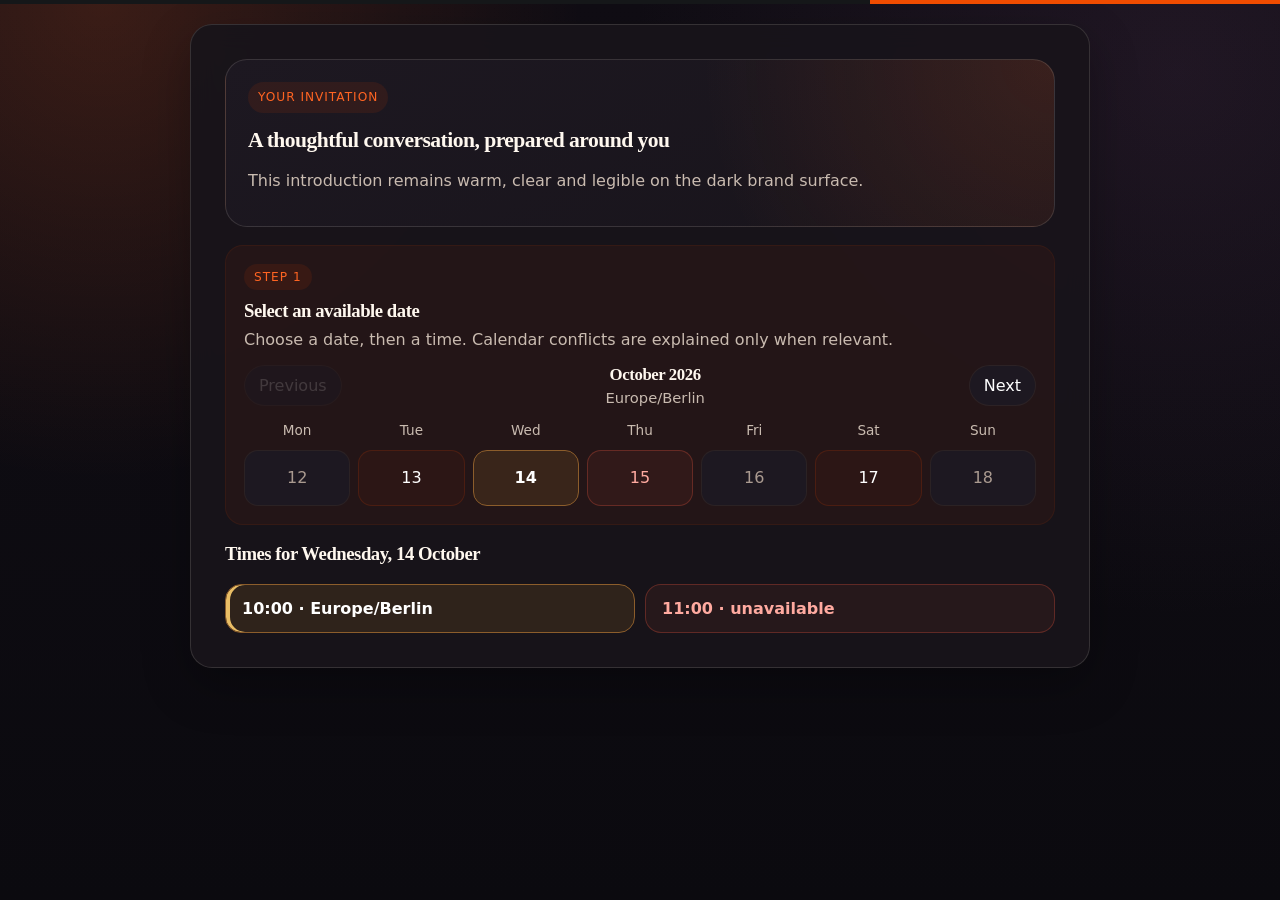
<file: tests/visual_fixtures/booking_states.html>
<!doctype html><html lang="en"><head><meta charset="utf-8"><meta name="viewport" content="width=device-width,initial-scale=1"><title>Booking states</title><link rel="stylesheet" href="../../src/guest_database_manager/static/brand-system.css"><link rel="stylesheet" href="../../src/guest_database_manager/static/booking.css"><style>body{padding:24px}.booking-panel{width:min(900px,100%);margin:auto}.calendar-grid{margin-top:12px}.fixture-times{display:grid;grid-template-columns:repeat(2,minmax(0,1fr));gap:10px}@media(max-width:520px){body{padding:12px}.fixture-times{grid-template-columns:1fr}}</style></head><body><main class="booking-panel"><section class="invitation-panel"><span class="step-badge">Your invitation</span><h3>A thoughtful conversation, prepared around you</h3><p>This introduction remains warm, clear and legible on the dark brand surface.</p></section><section class="availability-panel"><div class="availability-header"><span class="step-badge">Step 1</span><h3>Select an available date</h3><p class="availability-copy">Choose a date, then a time. Calendar conflicts are explained only when relevant.</p></div><div class="calendar-toolbar"><button class="calendar-nav-button" disabled>Previous</button><div class="calendar-toolbar-copy"><strong>October 2026</strong><span>Europe/Berlin</span></div><button class="calendar-nav-button">Next</button></div><div class="calendar-weekdays"><span>Mon</span><span>Tue</span><span>Wed</span><span>Thu</span><span>Fri</span><span>Sat</span><span>Sun</span></div><div class="calendar-grid"><button class="calendar-day disabled" disabled>12</button><button class="calendar-day available">13</button><button class="calendar-day active">14</button><button class="calendar-day conflict">15</button><button class="calendar-day disabled" disabled>16</button><button class="calendar-day available">17</button><button class="calendar-day disabled" disabled>18</button></div></section><section><h3>Times for Wednesday, 14 October</h3><div class="fixture-times"><button class="time-slot-button active">10:00 · Europe/Berlin</button><button class="time-slot-button conflict" disabled>11:00 · unavailable</button></div></section></main></body></html>
</file>
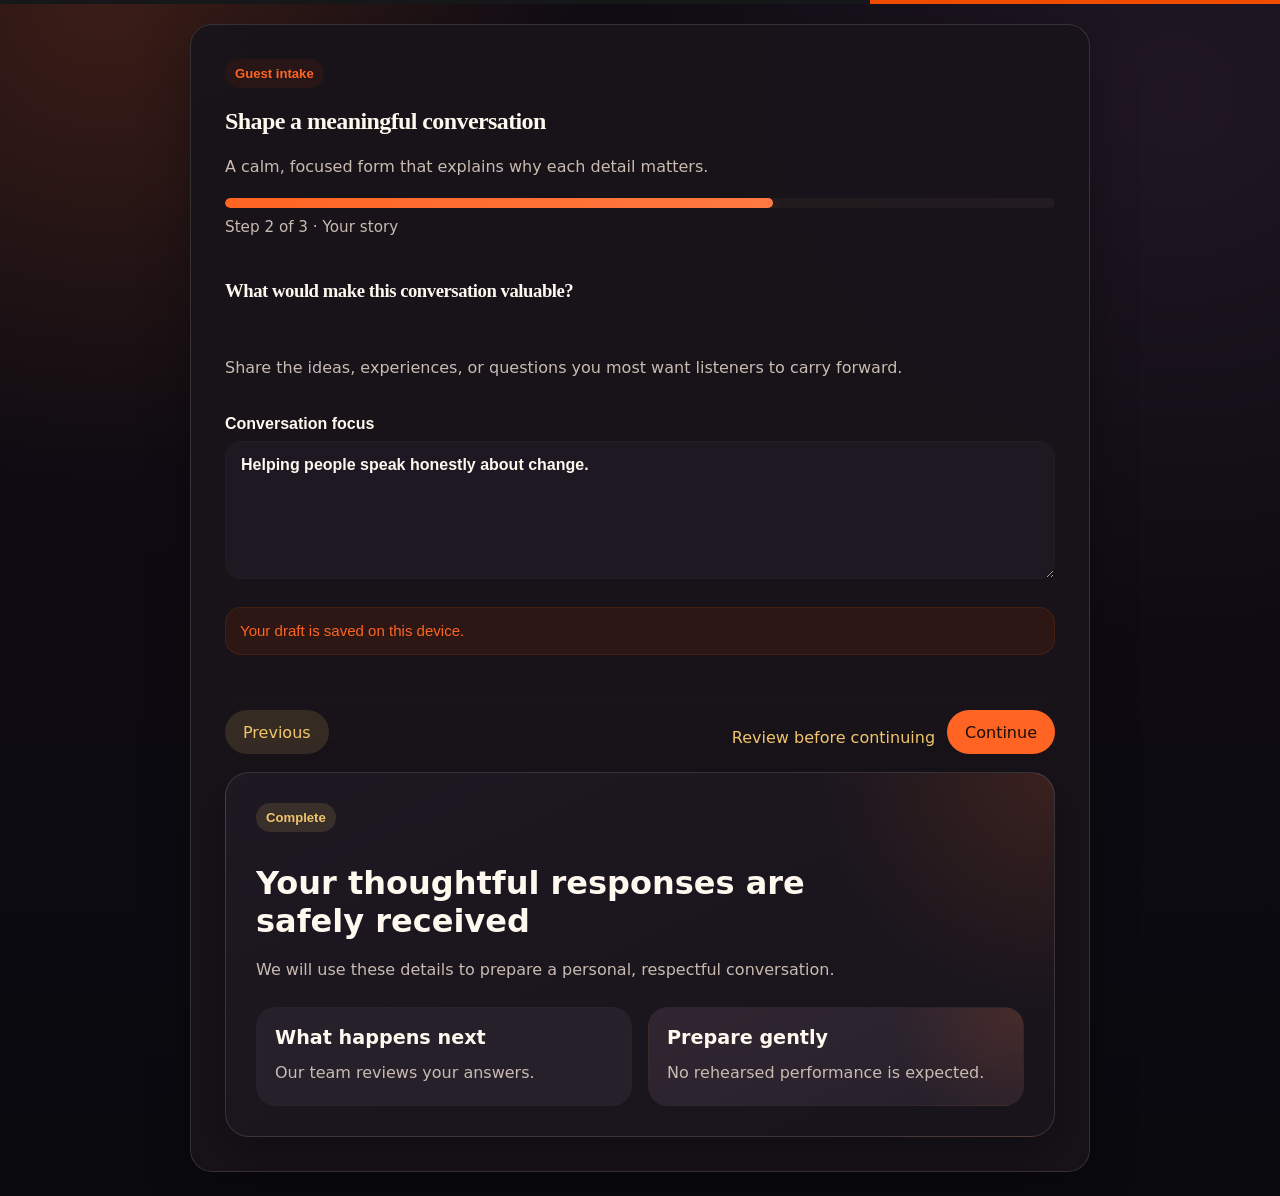
<file: tests/visual_fixtures/intake_states.html>
<!doctype html><html lang="en"><head><meta charset="utf-8"><meta name="viewport" content="width=device-width,initial-scale=1"><title>Intake states</title><link rel="stylesheet" href="../../src/guest_database_manager/static/brand-system.css"><link rel="stylesheet" href="../../src/guest_database_manager/static/intake.css"><style>body{padding:24px}.intake-panel{width:min(900px,100%);margin:auto}@media(max-width:520px){body{padding:12px}}</style></head><body><main class="intake-panel"><div class="panel-header"><div><span class="premium-badge">Guest intake</span><h2>Shape a meaningful conversation</h2><p class="panel-intro">A calm, focused form that explains why each detail matters.</p></div></div><div class="progress-strip"><div class="progress-bar"><span style="width:66%"></span></div><p class="progress-caption">Step 2 of 3 · Your story</p></div><form class="intake-form"><section class="form-step active"><h3>What would make this conversation valuable?</h3><p class="step-copy">Share the ideas, experiences, or questions you most want listeners to carry forward.</p><label class="full-width">Conversation focus<textarea>Helping people speak honestly about change.</textarea></label><p class="draft-banner saved full-width">Your draft is saved on this device.</p></section><div class="step-footer"><button class="secondary-button" type="button">Previous</button><div class="step-footer-right"><span class="intake-message pending">Review before continuing</span><button class="primary-button" type="button">Continue</button></div></div></form><section class="success-panel"><div class="success-hero"><span class="premium-badge warm">Complete</span><h3>Your thoughtful responses are safely received</h3><p>We will use these details to prepare a personal, respectful conversation.</p></div><div class="success-grid"><article class="success-card"><h4>What happens next</h4><p>Our team reviews your answers.</p></article><article class="success-card success-card-featured"><h4>Prepare gently</h4><p>No rehearsed performance is expected.</p></article></div></section></main></body></html>
</file>
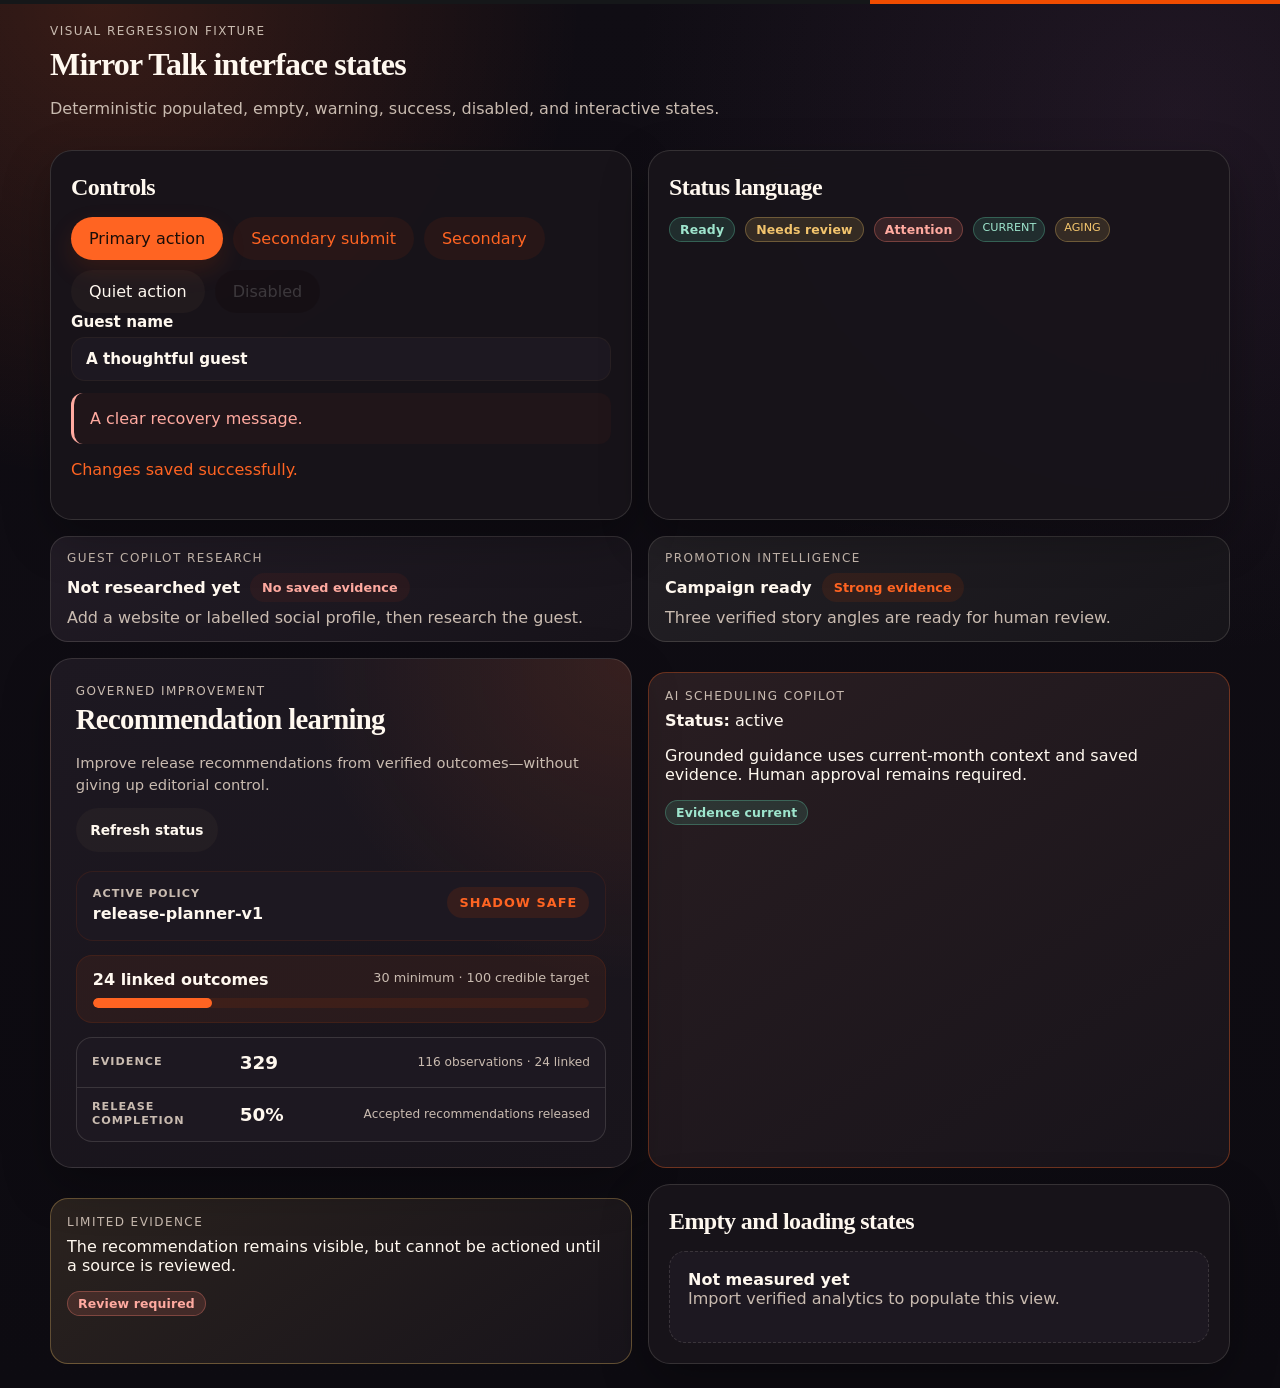
<file: tests/visual_fixtures/interface_states.html>
<!doctype html>
<html lang="en">
<head>
  <meta charset="utf-8">
  <meta name="viewport" content="width=device-width,initial-scale=1">
  <title>Mirror Talk interface state fixture</title>
  <link rel="stylesheet" href="../../src/guest_database_manager/static/brand-system.css">
  <link rel="stylesheet" href="../../src/guest_database_manager/static/styles.css">
  <link rel="stylesheet" href="../../src/guest_database_manager/static/operations.css">
  <link rel="stylesheet" href="../../src/guest_database_manager/static/insights.css">
  <style>
    body{padding:24px}.fixture{width:min(1180px,100%);margin:auto;display:grid;gap:20px}
    .fixture-grid{display:grid;grid-template-columns:repeat(2,minmax(0,1fr));gap:16px}
    .fixture .panel{padding:20px}.fixture h1,.fixture h2{margin:.2rem 0 1rem}
    .fixture-actions{display:flex;flex-wrap:wrap;gap:10px}.fixture input{min-height:44px}
    @media(max-width:700px){body{padding:12px}.fixture-grid{grid-template-columns:1fr}}
  </style>
</head>
<body>
<main class="fixture">
  <header><p class="eyebrow">Visual regression fixture</p><h1>Mirror Talk interface states</h1><p class="guest-summary">Deterministic populated, empty, warning, success, disabled, and interactive states.</p></header>
  <section class="fixture-grid">
    <article class="panel"><h2>Controls</h2><div class="fixture-actions"><button class="primary-button">Primary action</button><button type="submit" class="secondary-button">Secondary submit</button><button class="secondary-button">Secondary</button><button class="ghost-button">Quiet action</button><button disabled>Disabled</button></div><label>Guest name<input value="A thoughtful guest"></label><p class="message error">A clear recovery message.</p><p class="message success">Changes saved successfully.</p></article>
    <article class="panel"><h2>Status language</h2><div class="fixture-actions"><span class="status-chip success">Ready</span><span class="status-chip pending">Needs review</span><span class="status-chip warning">Attention</span><span class="freshness current">Current</span><span class="freshness stale">Aging</span></div></article>
    <article class="guest-ai-card"><p class="eyebrow">Guest Copilot Research</p><div class="guest-ai-title-row"><strong>Not researched yet</strong><span class="guest-ai-badge warning">No saved evidence</span></div><p class="guest-ai-copy">Add a website or labelled social profile, then research the guest.</p></article>
    <article class="guest-ai-card guest-promotion-card"><p class="eyebrow">Promotion intelligence</p><div class="guest-ai-title-row"><strong>Campaign ready</strong><span class="guest-ai-badge good">Strong evidence</span></div><p class="guest-ai-copy">Three verified story angles are ready for human review.</p></article>
    <section class="operations-tool learning-console"><div class="learning-console-header"><div class="learning-console-heading"><p class="eyebrow">Governed improvement</p><h2>Recommendation learning</h2><p>Improve release recommendations from verified outcomes—without giving up editorial control.</p></div><button class="ghost-button learning-refresh-button">Refresh status</button></div><div class="learning-status-shell"><div class="learning-policy-strip"><div><span class="learning-card-label">Active policy</span><strong>release-planner-v1</strong></div><span class="status-pill accepted">Shadow safe</span></div><div class="learning-progress"><div><strong>24 linked outcomes</strong><span>30 minimum · 100 credible target</span></div><div class="learning-progress-track"><span style="width:24%"></span></div></div><div class="learning-metric-grid"><article class="learning-metric-card"><span class="learning-card-label">Evidence</span><strong>329</strong><small>116 observations · 24 linked</small></article><article class="learning-metric-card"><span class="learning-card-label">Release completion</span><strong>50%</strong><small>Accepted recommendations released</small></article></div></div></section>
    <article class="operations-preview ai-copilot-status success"><p class="eyebrow">AI scheduling copilot</p><p><strong>Status:</strong> active</p><p>Grounded guidance uses current-month context and saved evidence. Human approval remains required.</p><span class="status-chip success">Evidence current</span></article>
    <article class="operations-preview ai-copilot-status warning"><p class="eyebrow">Limited evidence</p><p>The recommendation remains visible, but cannot be actioned until a source is reviewed.</p><span class="status-chip warning">Review required</span></article>
    <article class="panel"><h2>Empty and loading states</h2><div class="insights-empty"><strong>Not measured yet</strong><p>Import verified analytics to populate this view.</p></div><div class="skeleton-card" aria-label="Loading example"><span></span><span></span><span></span></div></article>
  </section>
</main>
</body>
</html>
</file>
<file: src/guest_database_manager/static/brand-system.css>
:root {
  color-scheme: dark;
  --color-canvas: #0d0b11;
  --color-canvas-top: #100d14;
  --color-surface: #18141b;
  --color-surface-raised: #1d1821;
  --color-surface-interactive: #26202a;
  --color-surface-hover: #302631;
  --color-text: #fff8ef;
  --color-text-muted: #c9bbb0;
  --color-text-subtle: #aa9a90;
  --color-border: rgba(255, 244, 232, 0.13);
  --color-border-strong: rgba(255, 244, 232, 0.24);
  --color-brand: #ff6422;
  --color-brand-hover: #ff7a42;
  --color-brand-ink: #1a0d08;
  --color-brand-soft: rgba(255, 100, 34, 0.14);
  --color-gold: #e9bd65;
  --color-gold-soft: rgba(233, 189, 101, 0.14);
  --color-success: #9ee5cd;
  --color-success-soft: rgba(93, 205, 169, 0.14);
  --color-warning: #f2c46d;
  --color-warning-soft: rgba(233, 189, 101, 0.14);
  --color-danger: #ffaaa0;
  --color-danger-soft: rgba(255, 129, 114, 0.14);
  --focus-ring: 0 0 0 3px rgba(255, 122, 66, 0.48);
  --shadow-card: 0 18px 48px rgba(0, 0, 0, 0.28);
  --shadow-card-hover: 0 24px 62px rgba(0, 0, 0, 0.38);
  --radius-card: 22px;
  --radius-control: 14px;
  --font-ui: "Avenir Next", Avenir, "Segoe UI", system-ui, sans-serif;
  --font-editorial: Georgia, "Times New Roman", serif;

  /* Backwards-compatible semantic aliases; components must not define colours. */
  --bg: var(--color-canvas);
  --background: var(--color-canvas);
  --panel: rgba(24, 20, 27, 0.96);
  --panel-strong: var(--color-surface-raised);
  --panel-border: var(--color-border);
  --surface: var(--color-surface-raised);
  --surface-raised: var(--color-surface-raised);
  --surface-interactive: var(--color-surface-interactive);
  --border: var(--color-border);
  --text: var(--color-text);
  --muted: var(--color-text-muted);
  --muted-text: var(--color-text-muted);
  --accent: var(--color-brand);
  --accent-hover: var(--color-brand-hover);
  --accent-soft: var(--color-brand-soft);
  --accent-gold: var(--color-gold);
  --accent-gold-soft: var(--color-gold-soft);
  --gold: var(--color-gold);
  --gold-soft: var(--color-gold-soft);
  --danger: var(--color-danger);
  --shadow: var(--shadow-card);
  --shadow-hover: var(--shadow-card-hover);
  --radius: var(--radius-card);
}

::selection { background: var(--color-brand); color: var(--color-brand-ink); }

:where(a, button, input, select, textarea, summary, [tabindex]):focus-visible {
  outline: 0;
  box-shadow: var(--focus-ring);
}

@media (prefers-reduced-motion: reduce) {
  *, *::before, *::after {
    scroll-behavior: auto !important;
    animation-duration: 0.01ms !important;
    animation-iteration-count: 1 !important;
    transition-duration: 0.01ms !important;
  }
}
</file>
<file: src/guest_database_manager/static/booking.css>
* {
  box-sizing: border-box;
}
body {
  margin: 0;
  min-height: 100vh;
  font-family: var(--font-ui);
  color: var(--text);
  background:
    radial-gradient(circle at 8% 0%, rgba(255, 100, 34, 0.18), transparent 30rem),
    radial-gradient(circle at 92% 8%, rgba(91, 57, 92, 0.22), transparent 34rem),
    linear-gradient(180deg, #100d14 0%, #0b0a0f 100%);
  overflow-x: hidden;
}

body::before {
  content: "";
  position: absolute;
  inset: 0 0 auto;
  height: 4px;
  z-index: 10;
  pointer-events: none;
  background: linear-gradient(90deg, #151719 0 68%, #f04c00 68%);
}

.booking-loader {
  display: none;
}

.booking-loading .booking-shell {
  visibility: hidden;
}

.booking-loading .booking-loader {
  position: fixed;
  inset: 0;
  z-index: 20;
  display: grid;
  place-content: center;
  justify-items: center;
  gap: 14px;
  color: var(--accent);
  font-weight: 700;
  background:
    radial-gradient(circle at 50% 35%, rgba(240, 76, 0, 0.18), transparent 18rem),
    var(--color-canvas);
}

.booking-loader img {
  width: 72px;
  height: 72px;
  padding: 6px;
  border-radius: 22px;
  background: var(--surface-raised);
  box-shadow: 0 16px 36px rgba(196, 61, 0, 0.16);
}

h1,
h2,
h3,
.calendar-toolbar-copy strong,
.time-grid-intro strong {
  font-family: var(--font-editorial);
  letter-spacing: -0.025em;
  text-wrap: balance;
}

p { text-wrap: pretty; }

:where(a, button, input, textarea):focus-visible {
  outline: 3px solid rgba(189, 138, 46, 0.58);
  outline-offset: 3px;
}

.booking-shell {
  width: min(1240px, calc(100vw - 28px));
  margin: 0 auto;
  padding: 22px 0 30px;
  display: grid;
  grid-template-columns: minmax(280px, 360px) 1fr;
  gap: 18px;
}

.booking-sidebar,
.booking-panel {
  background: var(--panel);
  border: 1px solid var(--panel-border);
  border-radius: var(--radius);
  box-shadow: var(--shadow);
  backdrop-filter: blur(12px);
}

.booking-sidebar {
  padding: 28px;
  display: flex;
  flex-direction: column;
  gap: 18px;
  color: #fffaf2;
  background:
    radial-gradient(circle at 88% 10%, rgba(240, 76, 0, 0.34), transparent 13rem),
    linear-gradient(155deg, #24201e 0%, #151719 58%, #08090a 100%);
}

.booking-sidebar .brand-subtitle,
.booking-sidebar .eyebrow,
.booking-sidebar .hero-copy,
.booking-sidebar .sidebar-kicker,
.booking-sidebar li { color: rgba(255, 250, 242, 0.82); }

.booking-sidebar .sidebar-panel {
  border-color: rgba(255, 255, 255, 0.14);
  background: rgba(255, 255, 255, 0.08);
}

.booking-panel {
  padding: clamp(20px, 3vw, 34px);
}

.brand-lockup {
  display: flex;
  align-items: center;
  gap: 14px;
  margin-bottom: 18px;
}

.brand-logo {
  width: 78px;
  height: 78px;
  object-fit: contain;
  padding: 5px;
  border-radius: 22px;
  background: var(--color-surface-raised);
  filter: drop-shadow(0 12px 22px rgba(0, 0, 0, 0.2));
}

.brand-copy {
  display: grid;
  gap: 2px;
}

.brand-name,
.brand-subtitle {
  margin: 0;
}

.brand-name {
  font-size: 1.55rem;
  font-weight: 700;
  letter-spacing: 0.01em;
}

.brand-subtitle {
  text-transform: uppercase;
  letter-spacing: 0.18em;
  font-size: 0.68rem;
  color: var(--muted);
}

.eyebrow {
  margin: 0 0 10px;
  text-transform: uppercase;
  letter-spacing: 0.12em;
  font-size: 0.76rem;
  color: var(--muted);
}

.sidebar-kicker {
  margin: 0 0 14px;
  color: var(--accent);
  font-size: 1rem;
  line-height: 1.5;
  font-style: italic;
}

.hero-copy,
.panel-intro,
.message,
.booking-existing,
.booking-meta,
.invitation-panel,
.sidecard-note p {
  line-height: 1.6;
}

.sidebar-panel {
  padding: 16px 18px;
  border-radius: 18px;
  background: var(--surface-raised);
  border: 1px solid rgba(71, 53, 34, 0.08);
}

.sidebar-panel-title {
  margin: 0 0 10px;
  font-size: 1.05rem;
}

.sidebar-bullets,
.workflow-list {
  margin: 0;
  padding-left: 18px;
  color: var(--muted);
  line-height: 1.6;
}

.sidebar-bullets.compact {
  display: grid;
  gap: 8px;
}

.sidebar-quote {
  margin: 6px 0 0;
  padding: 18px 20px;
  border-left: 3px solid rgba(189, 138, 46, 0.55);
  border-radius: 18px;
  background: var(--color-surface-interactive);
  color: var(--color-text-muted);
  font-size: 1rem;
  line-height: 1.7;
}

.panel-top {
  display: flex;
  justify-content: space-between;
  gap: 18px;
  align-items: start;
  margin-bottom: 12px;
}

.premium-badges {
  display: flex;
  gap: 10px;
  flex-wrap: wrap;
  justify-content: flex-end;
}

.premium-badge {
  display: inline-flex;
  align-items: center;
  padding: 10px 14px;
  border-radius: 999px;
  font-size: 0.84rem;
  color: var(--accent);
  background: var(--accent-soft);
  border: 1px solid rgba(196, 61, 0, 0.14);
}

.premium-badge.warm {
  color: var(--color-warning);
  background: var(--accent-gold-soft);
  border-color: rgba(189, 138, 46, 0.18);
}

.message {
  margin-bottom: 16px;
  padding: 14px 16px;
  border-radius: 16px;
  background: rgba(125, 90, 59, 0.08);
}

.message.error {
  background: rgba(157, 46, 46, 0.12);
  color: var(--color-danger);
}

.message.success {
  background: var(--accent-soft);
  color: var(--accent-hover);
}

.message.pending {
  background: rgba(151, 104, 33, 0.12);
  color: var(--color-warning);
}

.booking-proposal {
  margin: 0 0 18px;
  padding: 20px;
  border: 1px solid rgba(196, 61, 0, 0.2);
  border-radius: 20px;
  background: linear-gradient(145deg, var(--color-success-soft), var(--color-surface-raised));
}

.booking-proposal h3,
.booking-proposal p {
  margin-top: 0;
}

.proposal-options {
  display: grid;
  gap: 10px;
  margin: 14px 0;
}

.proposal-option {
  display: flex;
  align-items: center;
  justify-content: space-between;
  gap: 12px;
  min-height: 52px;
  padding: 12px 14px;
  border: 1px solid rgba(196, 61, 0, 0.14);
  border-radius: 14px;
  background: var(--color-surface-interactive);
}

.proposal-option.unavailable {
  color: var(--muted);
  background: rgba(125, 90, 59, 0.06);
}

.invitation-panel {
  margin-bottom: 18px;
  padding: 22px;
  border-radius: 22px;
  background:
    radial-gradient(circle at top right, var(--color-brand-soft), transparent 22rem),
    linear-gradient(155deg, var(--color-surface-raised), var(--color-surface));
  border: 1px solid var(--color-border);
}

.invitation-wordmark {
  width: min(240px, 100%);
  height: auto;
  margin-bottom: 10px;
}

.invitation-panel h3 {
  margin: 0 0 10px;
  font-size: 1.35rem;
}

.invitation-panel p {
  margin: 0 0 10px;
  color: var(--muted);
}

.invitation-note {
  font-style: italic;
}

.booking-grid {
  display: grid;
  grid-template-columns: minmax(0, 1.45fr) minmax(260px, 0.8fr);
  gap: 18px;
}

.booking-main-card,
.booking-sidecard {
  padding: 22px;
  border-radius: 22px;
  background: var(--surface-raised);
  border: 1px solid rgba(71, 53, 34, 0.08);
}

.booking-sidecard h3 {
  margin-top: 0;
}

.sidecard-note {
  margin-top: 16px;
  padding: 16px;
  border-radius: 18px;
  background: rgba(196, 61, 0, 0.08);
}

.sidecard-note strong {
  display: block;
  margin-bottom: 8px;
  color: var(--accent);
}

.sidecard-note p {
  margin: 0;
  color: var(--muted);
}

.connection-panel,
.charity-note {
  margin-top: 18px;
  padding: 16px;
  border-radius: 18px;
  background: var(--surface-raised);
  border: 1px solid rgba(71, 53, 34, 0.08);
}

.connection-panel strong,
.charity-note strong {
  display: block;
  margin-bottom: 8px;
}

.connection-links {
  margin: 0;
  padding-left: 18px;
  display: grid;
  gap: 8px;
}

.connection-links a,
.charity-note a {
  color: var(--accent);
  text-decoration: none;
}

.connection-links a:hover,
.charity-note a:hover {
  text-decoration: underline;
}

.charity-note {
  background: linear-gradient(145deg, var(--color-gold-soft), var(--color-surface-raised));
}

.charity-note p {
  margin: 0;
  color: var(--muted);
}

.booking-meta,
.booking-existing {
  margin-bottom: 16px;
  padding: 16px;
  border-radius: 18px;
  background: rgba(125, 90, 59, 0.07);
}

.availability-panel {
  margin-bottom: 18px;
  padding: 18px;
  border-radius: 18px;
  background: rgba(196, 61, 0, 0.07);
  border: 1px solid rgba(196, 61, 0, 0.1);
}

.availability-header h3,
.form-step-heading h3 {
  margin: 0 0 8px;
}

.availability-copy {
  margin: 0;
  color: var(--muted);
}

.step-badge {
  display: inline-flex;
  align-items: center;
  margin: 0 0 10px;
  padding: 6px 10px;
  border-radius: 999px;
  font-size: 0.76rem;
  letter-spacing: 0.08em;
  text-transform: uppercase;
  color: var(--accent);
  background: rgba(196, 61, 0, 0.12);
}

.selected-slot-card {
  margin-top: 14px;
  padding: 14px 16px;
  border-radius: 16px;
  background: var(--surface-raised);
  border: 1px solid rgba(125, 90, 59, 0.14);
}

.selected-slot-card strong,
.selected-slot-card span {
  display: block;
}

.selected-slot-card p {
  margin: 6px 0;
}

.calendar-toolbar {
  display: flex;
  align-items: center;
  justify-content: space-between;
  gap: 12px;
  margin-top: 16px;
}

.calendar-helper {
  margin: 12px 0 0;
  color: var(--muted);
  font-size: 0.94rem;
}

.calendar-toolbar-copy {
  display: grid;
  gap: 4px;
  text-align: center;
}

.calendar-toolbar-copy strong {
  font-size: 1.05rem;
}

.calendar-toolbar-copy span {
  color: var(--muted);
  font-size: 0.92rem;
}

.calendar-nav-button {
  border: 1px solid rgba(125, 90, 59, 0.16);
  border-radius: 999px;
  padding: 10px 14px;
  background: var(--surface-raised);
  font: inherit;
  cursor: pointer;
}

.calendar-nav-button:disabled {
  opacity: 0.5;
  cursor: not-allowed;
}

.calendar-weekdays,
.calendar-grid {
  display: grid;
  grid-template-columns: repeat(7, minmax(0, 1fr));
  gap: 8px;
}

.calendar-weekdays {
  margin-top: 16px;
  color: var(--muted);
  font-size: 0.85rem;
  text-align: center;
}

.calendar-grid {
  margin-top: 10px;
}

.calendar-day {
  min-height: 56px;
  border: 1px solid rgba(125, 90, 59, 0.14);
  border-radius: 14px;
  background: var(--surface-raised);
  font: inherit;
  cursor: pointer;
  transition: transform 150ms ease, border-color 150ms ease, background-color 150ms ease, box-shadow 150ms ease;
}

.calendar-day:not(:disabled):hover,
.time-slot-button:not(:disabled):hover {
  transform: translateY(-2px);
  border-color: rgba(196, 61, 0, 0.48);
  box-shadow: 0 10px 24px rgba(38, 29, 18, 0.08);
}

.calendar-day.available {
  border-color: rgba(196, 61, 0, 0.2);
  background: rgba(196, 61, 0, 0.06);
}

.calendar-day.conflict,
.time-slot-button.conflict {
  border-color: rgba(176, 68, 52, 0.42);
  background: rgba(176, 68, 52, 0.1);
  color: var(--color-danger);
}

.time-slot-button.conflict {
  cursor: not-allowed;
  font-weight: 700;
}

.calendar-day.active {
  border-color: #8c5d2b;
  background: rgba(189, 138, 46, 0.14);
  font-weight: 700;
}

.calendar-day.disabled,
.calendar-day:disabled {
  cursor: not-allowed;
  color: var(--color-text-subtle);
  background: var(--surface-raised);
  opacity: 1;
}

.calendar-day.empty {
  background: transparent;
  border: none;
  min-height: 56px;
}

.booking-existing strong {
  display: block;
  margin-bottom: 8px;
}

.hidden {
  display: none;
}

.slot-grid {
  display: grid;
  grid-template-columns: repeat(auto-fit, minmax(220px, 1fr));
  gap: 12px;
  margin: 18px 0 24px;
}

.slot-card {
  border: 1px solid rgba(125, 90, 59, 0.15);
  border-radius: 18px;
  padding: 16px;
  background: var(--surface-raised);
  cursor: pointer;
  transition: transform 120ms ease, border-color 120ms ease, box-shadow 120ms ease;
  text-align: left;
}

.slot-card:hover,
.slot-card.active {
  border-color: #8c5d2b;
  box-shadow: 0 12px 24px rgba(68, 45, 24, 0.08);
  transform: translateY(-1px);
}

.slot-card strong,
.slot-card span {
  display: block;
}

.slot-card span {
  margin-top: 8px;
  color: var(--muted);
}

.empty-slot-state {
  padding: 18px;
  border-radius: 18px;
  background: rgba(125, 90, 59, 0.07);
}

.empty-slot-state strong {
  display: block;
  margin-bottom: 8px;
}

.empty-slot-state p {
  margin: 0;
  color: var(--muted);
}

.time-grid {
  display: grid;
  gap: 12px;
  margin: 18px 0 24px;
}

.time-grid-intro strong {
  display: block;
  margin-bottom: 6px;
}

.time-grid-intro p {
  margin: 0;
  color: var(--muted);
}

.date-availability-notice {
  margin: 0;
  color: var(--muted);
  font-size: 0.92rem;
}

.time-slot-button {
  border: 1px solid rgba(125, 90, 59, 0.15);
  border-radius: 16px;
  padding: 14px 16px;
  background: var(--surface-raised);
  text-align: left;
  font: inherit;
  cursor: pointer;
}

.time-slot-button.active {
  border-color: #8c5d2b;
  background: rgba(189, 138, 46, 0.14);
  font-weight: 700;
}

.booking-form {
  display: grid;
  gap: 16px;
}

/* Keep the confirmation controls out of view after an existing booking is found.
   This selector must win over .booking-form's display:grid rule above. */
.booking-form.hidden {
  display: none;
}

.form-step-heading {
  margin-bottom: 2px;
}

.booking-form label {
  display: grid;
  gap: 8px;
}

.booking-form small {
  color: var(--muted);
}

.booking-form input,
.booking-form textarea {
  width: 100%;
  border-radius: 14px;
  border: 1px solid rgba(125, 90, 59, 0.18);
  padding: 12px 14px;
  font: inherit;
  background: var(--surface-raised);
  box-sizing: border-box;
}

.form-actions {
  display: flex;
  justify-content: flex-start;
}

.primary-button {
  border: none;
  border-radius: 999px;
  padding: 12px 18px;
  font: inherit;
  background: var(--accent);
  color: var(--color-brand-ink);
  cursor: pointer;
}

.primary-button:hover:not(:disabled) {
  background: #9f3100;
  transform: translateY(-1px);
  box-shadow: 0 12px 28px rgba(196, 61, 0, 0.2);
}

.primary-button:disabled {
  opacity: 0.6;
  cursor: not-allowed;
}

@media (max-width: 980px) {
  .booking-shell {
    grid-template-columns: 1fr;
  }

  .booking-grid,
  .panel-top {
    grid-template-columns: 1fr;
    display: grid;
  }

  .premium-badges {
    justify-content: flex-start;
  }
}

@media (max-width: 640px) {
  .booking-shell {
    width: min(100vw - 16px, 100%);
    padding: 12px 0 18px;
  }

  .booking-sidebar,
  .booking-panel,
  .booking-main-card,
  .booking-sidecard {
    padding: 18px;
  }

  .brand-logo {
    width: 62px;
    height: 62px;
  }

  .slot-grid {
    grid-template-columns: 1fr;
  }

  .calendar-toolbar {
    grid-template-columns: auto minmax(0, 1fr) auto;
    display: grid;
  }

  .calendar-toolbar-copy {
    text-align: center;
  }

  .calendar-nav-button {
    padding-inline: 12px;
  }
}

/* Guest-first refinement: reduce cognitive load and keep the next action obvious. */
.booking-meta {
  display: grid;
  grid-template-columns: repeat(2, minmax(0, 1fr));
  gap: 10px 18px;
}

.booking-meta p { margin: 0; }
.booking-meta p:last-child { grid-column: 1 / -1; }
.time-slot-button.active { box-shadow: inset 4px 0 0 var(--accent-gold); }

@media (max-width: 980px) {
  .booking-sidebar { gap: 10px; }
  .booking-sidebar .hero-copy,
  .booking-sidebar .sidebar-panel { display: none; }
}

@media (max-width: 640px) {
  .booking-sidebar { padding-block: 16px; }
  .booking-sidebar .brand-lockup { margin-bottom: 8px; }
  .booking-sidebar h1 { margin-block: 8px; font-size: clamp(1.85rem, 9vw, 2.45rem); line-height: 1.02; }
  .booking-meta { grid-template-columns: 1fr; padding: 14px; }
  .booking-meta p:last-child { grid-column: auto; }
  .booking-sidecard { padding-top: 14px; }
  .booking-form { padding-bottom: 8px; }
}

@media (prefers-reduced-motion: reduce) {
  *, *::before, *::after { scroll-behavior: auto !important; transition-duration: 0.01ms !important; }
}

/* Task-first composition: booking is the page, brand context is the supporting rail. */
@media (min-width: 981px) {
  .booking-shell {
    grid-template-columns: minmax(0, 1fr) minmax(340px, 380px);
    align-items: start;
    gap: 24px;
    padding-block: 32px 48px;
  }
  .booking-panel { order: 1; }
  .booking-sidebar {
    order: 2;
    position: sticky;
    top: 24px;
    min-height: auto;
    padding: 24px;
  }
  .booking-sidebar h1 {
    font-size: clamp(1.8rem, 2.3vw, 2.45rem);
    line-height: 1.02;
    overflow-wrap: normal;
    word-break: normal;
  }
  .booking-sidebar .sidebar-panel { margin-top: auto; }
  .booking-grid { grid-template-columns: 1fr; }
  .booking-sidecard {
    display: grid;
    grid-template-columns: minmax(220px, .72fr) minmax(320px, 1.28fr);
    gap: 24px;
    align-items: start;
  }
  .booking-sidecard h3 { grid-column: 1; }
  .booking-sidecard > .sidebar-bullets { grid-column: 1; }
  .booking-sidecard .connection-panel { grid-column: 2; grid-row: 1 / span 2; margin-top: 0; }
}

@media (max-width: 980px) {
  .booking-panel { order: 1; }
  .booking-sidebar { order: 0; }
  .booking-sidebar {
    display: grid;
    grid-template-columns: minmax(0, 1fr) auto;
    align-items: center;
  }
  .booking-sidebar .brand-lockup { margin-bottom: 8px; }
  .booking-sidebar .eyebrow,
  .booking-sidebar .sidebar-kicker { display: none; }
  .booking-sidebar h1 { max-width: 15ch; }
}

@media (max-width: 640px) {
  .booking-shell { gap: 10px; }
  .booking-sidebar {
    display: block;
    padding: 14px 16px;
    border-radius: 0 0 24px 24px;
  }
  .booking-sidebar .brand-lockup { margin: 0; }
  .booking-sidebar .brand-logo { width: 48px; height: 48px; border-radius: 15px; }
  .booking-sidebar .brand-name { font-size: 1.08rem; }
  .booking-sidebar h1,
  .booking-sidebar #booking-subtitle { display: none; }
  .booking-panel { padding: 18px 14px; }
  .panel-top { gap: 8px; }
  .panel-top h2 { margin-block: 4px 8px; font-size: clamp(1.75rem, 8vw, 2.25rem); line-height: 1.03; }
  .panel-intro { margin-bottom: 8px; }
  .booking-main-card { padding: 14px; }
  .availability-panel { margin-inline: -4px; padding: 14px 10px; }
  .booking-sidecard { display: none; }
  .calendar-day,
  .calendar-day.empty { min-height: 48px; }
}
</file>
<file: src/guest_database_manager/static/intake.css>
* {
  box-sizing: border-box;
}

body {
  margin: 0;
  min-height: 100vh;
  font-family: var(--font-ui);
  color: var(--text);
  background:
    radial-gradient(circle at 8% 0%, rgba(255, 100, 34, 0.18), transparent 30rem),
    radial-gradient(circle at 92% 8%, rgba(91, 57, 92, 0.22), transparent 34rem),
    linear-gradient(180deg, #100d14 0%, #0b0a0f 100%);
  overflow-x: hidden;
}

body::before { content: ""; position: absolute; inset: 0 0 auto; height: 4px; z-index: 10; pointer-events: none; background: linear-gradient(90deg, #151719 0 68%, #f04c00 68%); }
:where(a, button, input, select, textarea):focus-visible { outline: 3px solid rgba(189, 138, 46, 0.58); outline-offset: 3px; }

.intake-shell {
  width: min(1240px, calc(100vw - 28px));
  margin: 0 auto;
  padding: 22px 0 30px;
  display: grid;
  grid-template-columns: minmax(280px, 360px) 1fr;
  gap: 18px;
}

.intake-sidebar,
.intake-panel {
  background: var(--panel);
  border: 1px solid var(--panel-border);
  border-radius: var(--radius);
  box-shadow: var(--shadow);
  backdrop-filter: blur(12px);
}

.intake-sidebar {
  padding: 28px;
  display: flex;
  flex-direction: column;
  gap: 18px;
  color: #fffaf2;
  background:
    radial-gradient(circle at 88% 10%, rgba(240, 76, 0, 0.34), transparent 13rem),
    linear-gradient(155deg, #24201e 0%, #151719 58%, #08090a 100%);
}

.intake-sidebar .brand-subtitle,
.intake-sidebar .eyebrow,
.intake-sidebar .sidebar-copy,
.intake-sidebar .sidebar-kicker,
.intake-sidebar li { color: rgba(255, 250, 242, 0.82); }
.intake-sidebar .sidebar-panel { border-color: rgba(255, 255, 255, 0.14); background: rgba(255, 255, 255, 0.08); }

.sidebar-kicker {
  margin: 0 0 14px;
  color: var(--accent);
  font-size: 1rem;
  line-height: 1.5;
  font-style: italic;
}

.intake-sidebar h1,
.intake-panel h2,
.form-step h3,
.sidebar-panel-title {
  font-family: var(--font-editorial);
  letter-spacing: -0.025em;
  overflow-wrap: anywhere;
}

.eyebrow {
  margin: 0 0 10px;
  text-transform: uppercase;
  letter-spacing: 0.12em;
  font-size: 0.76rem;
  color: var(--muted);
}

.brand-lockup {
  display: flex;
  align-items: center;
  gap: 14px;
  margin-bottom: 18px;
}

.brand-lockup.compact {
  margin-bottom: 14px;
}

.brand-logo {
  width: 78px;
  height: 78px;
  object-fit: contain;
  padding: 5px;
  border-radius: 22px;
  background: var(--color-surface-raised);
  filter: drop-shadow(0 12px 22px rgba(0, 0, 0, 0.2));
}

.brand-copy {
  display: grid;
  gap: 2px;
}

.brand-name,
.brand-subtitle {
  margin: 0;
}

.brand-name {
  font-size: 1.55rem;
  font-weight: 700;
  letter-spacing: 0.01em;
}

.brand-subtitle {
  text-transform: uppercase;
  letter-spacing: 0.18em;
  font-size: 0.68rem;
  color: var(--muted);
}

.sidebar-copy,
.step-copy,
.intake-message {
  color: var(--muted);
  line-height: 1.6;
  overflow-wrap: anywhere;
}

.sidebar-panel {
  padding: 16px 18px;
  border-radius: 18px;
  background: var(--surface-raised);
  border: 1px solid rgba(71, 53, 34, 0.08);
}

.sidebar-panel-title {
  margin: 0 0 10px;
  font-size: 1.05rem;
}

.sidebar-bullets {
  margin: 0;
  padding-left: 18px;
  color: var(--muted);
  line-height: 1.6;
}

.sidebar-panel-copy {
  margin: 0;
  color: var(--muted);
  overflow-wrap: anywhere;
}

.sidebar-quote {
  margin: 6px 0 0;
  padding: 18px 20px;
  border-left: 3px solid rgba(189, 138, 46, 0.55);
  border-radius: 18px;
  background: var(--color-surface-interactive);
  color: var(--color-text-muted);
  font-size: 1rem;
  line-height: 1.7;
  overflow-wrap: anywhere;
}

.step-list {
  list-style: none;
  padding: 0;
  margin: 28px 0 0;
  display: grid;
  gap: 12px;
}

.step-item {
  padding: 14px 16px;
  border-radius: 18px;
  background: rgba(106, 87, 66, 0.08);
  color: var(--muted);
  border: 1px solid transparent;
  transition: background 180ms ease, transform 180ms ease, border-color 180ms ease;
}

.step-item.active {
  background: linear-gradient(145deg, var(--color-brand-soft), var(--color-surface-raised));
  color: var(--accent);
  font-weight: 700;
  border-color: rgba(196, 61, 0, 0.12);
  transform: translateX(4px);
}

.step-item.completed {
  background: linear-gradient(145deg, var(--color-brand-soft), var(--color-surface-raised));
  color: var(--accent);
  font-weight: 700;
  border-color: rgba(196, 61, 0, 0.12);
}

.intake-panel {
  padding: 26px;
}

.panel-header {
  display: flex;
  justify-content: space-between;
  gap: 18px;
  align-items: start;
  margin-bottom: 10px;
}

.panel-intro {
  margin: 8px 0 0;
  max-width: 58ch;
  color: var(--muted);
  line-height: 1.55;
  overflow-wrap: anywhere;
}

.intake-panel .premium-badges {
  margin-top: 14px;
}

.premium-badges {
  display: flex;
  flex-wrap: wrap;
  gap: 8px;
}

.premium-badge {
  display: inline-flex;
  padding: 7px 10px;
  border-radius: 999px;
  background: rgba(196, 61, 0, 0.09);
  color: var(--accent);
  font-family: "Avenir Next", "Segoe UI", sans-serif;
  font-size: 0.82rem;
  font-weight: 600;
}

.premium-badge.warm {
  background: var(--accent-gold-soft);
  color: var(--color-warning);
}

.intake-panel .workflow-note {
  margin: 14px 0 18px;
}

.workflow-note,
.privacy-note {
  padding: 14px 16px;
  border-radius: 16px;
  background: rgba(196, 61, 0, 0.07);
  border: 1px solid rgba(196, 61, 0, 0.1);
  font-family: "Avenir Next", "Segoe UI", sans-serif;
}

.workflow-note p,
.privacy-note p {
  margin: 6px 0 0;
  color: var(--muted);
  font-weight: 400;
  line-height: 1.5;
}

.workflow-note.soft {
  background: rgba(189, 138, 46, 0.08);
}

.progress-strip {
  margin: 18px 0 8px;
  display: grid;
  gap: 10px;
}

.progress-bar {
  width: 100%;
  height: 10px;
  overflow: hidden;
  border-radius: 999px;
  background: rgba(106, 87, 66, 0.12);
}

.progress-bar span {
  display: block;
  height: 100%;
  width: 33.333%;
  border-radius: inherit;
  background: linear-gradient(135deg, var(--accent), var(--accent-hover));
  box-shadow: 0 8px 18px rgba(196, 61, 0, 0.18);
  transition: width 220ms ease;
}

.progress-caption {
  margin: 0;
  color: var(--muted);
  font-size: 0.95rem;
  overflow-wrap: anywhere;
}

.draft-banner {
  margin: 10px 0 4px;
  padding: 12px 14px;
  border-radius: 16px;
  background: rgba(196, 61, 0, 0.07);
  border: 1px solid rgba(196, 61, 0, 0.10);
  color: var(--color-success);
  font-family: "Avenir Next", "Segoe UI", sans-serif;
  font-size: 0.94rem;
  line-height: 1.5;
  transition: background 160ms ease, border-color 160ms ease, color 160ms ease;
}

.draft-banner.saved {
  background: rgba(196, 61, 0, 0.12);
  border-color: rgba(196, 61, 0, 0.18);
  color: var(--accent);
}

.admin-link {
  color: var(--accent);
  text-decoration: none;
  font-weight: 700;
}

.intake-form {
  display: grid;
  gap: 14px;
}

.form-step {
  display: none;
  grid-template-columns: 1fr 1fr;
  gap: 18px;
  padding: 18px 0 10px;
  animation: fade-in 180ms ease;
}

.form-step.active {
  display: grid;
}

.form-step > h3,
.form-step > .step-copy,
.form-step > .workflow-note {
  grid-column: 1 / -1;
}

.full-width {
  grid-column: 1 / -1;
}

.conditional-followup {
  grid-column: 1 / -1;
  margin-top: -6px;
}

.social-group-title {
  margin-bottom: 10px;
  font-family: "Avenir Next", "Segoe UI", sans-serif;
  font-weight: 600;
}

.social-grid {
  display: grid;
  grid-template-columns: 1fr 1fr;
  gap: 16px 18px;
}

label {
  display: grid;
  gap: 8px;
  font-weight: 600;
  font-family: "Avenir Next", "Segoe UI", sans-serif;
}

label small {
  color: var(--muted);
  font-weight: 400;
  line-height: 1.5;
  overflow-wrap: anywhere;
}

.field-heading {
  display: inline;
}

.required-marker,
.optional-marker {
  display: inline-block;
  margin-left: 5px;
  font-size: 0.68rem;
  font-weight: 700;
  letter-spacing: 0.04em;
  text-transform: uppercase;
  vertical-align: 0.08em;
}

.required-marker {
  color: var(--color-danger);
}

.optional-marker {
  color: var(--muted);
}

.checkbox-field {
  grid-template-columns: 22px minmax(0, 1fr);
  align-items: start;
  gap: 11px;
  font-weight: 400;
  line-height: 1.5;
}

.checkbox-field input[type="checkbox"] {
  width: 20px;
  height: 20px;
  margin: 2px 0 0;
  accent-color: var(--accent);
}

input,
select,
textarea,
button {
  font: inherit;
}

input,
select,
textarea {
  width: 100%;
  border: 1px solid rgba(71, 53, 34, 0.15);
  border-radius: 16px;
  padding: 14px 15px;
  background: var(--surface-raised);
  color: var(--text);
}

textarea {
  resize: vertical;
  min-height: 138px;
}

input:focus,
select:focus,
textarea:focus {
  outline: none;
  border-color: var(--accent);
  box-shadow: 0 0 0 4px rgba(196, 61, 0, 0.10);
}

input.field-error,
select.field-error,
textarea.field-error {
  border-color: var(--color-danger);
  box-shadow: 0 0 0 4px rgba(147, 47, 31, 0.10);
}

.step-footer {
  margin-top: 16px;
  display: flex;
  justify-content: space-between;
  align-items: center;
  gap: 16px;
  padding-top: 10px;
  border-top: 1px solid rgba(71, 53, 34, 0.08);
}

.step-footer-right {
  display: flex;
  align-items: center;
  gap: 12px;
}

button {
  border: 0;
  border-radius: 999px;
  min-height: 44px;
  padding: 12px 18px;
  cursor: pointer;
}

.primary-button {
  background: var(--accent);
  color: var(--color-brand-ink);
}

.secondary-button {
  background: var(--accent-gold-soft);
  color: var(--color-warning);
}

.hidden {
  display: none;
}

.intake-message {
  min-height: 1.5rem;
  margin-top: 12px;
}

.intake-message.success {
  color: var(--accent);
}

.intake-message.pending {
  color: var(--color-warning);
}

.intake-message.error {
  color: var(--color-danger);
}

.success-panel {
  margin-top: 18px;
  padding: 30px;
  border-radius: 24px;
  background:
    radial-gradient(circle at top right, var(--color-brand-soft), transparent 26%),
    linear-gradient(155deg, var(--color-surface-raised), var(--color-surface));
  border: 1px solid var(--color-border);
  box-shadow: var(--shadow-card);
}

.success-hero {
  max-width: 64ch;
}

.success-panel h3 {
  margin-bottom: 12px;
  font-size: 2rem;
}

.success-panel p {
  margin-bottom: 0;
  color: var(--muted);
  line-height: 1.7;
  overflow-wrap: anywhere;
}

.success-note {
  margin-top: 14px;
}

.success-grid {
  display: grid;
  grid-template-columns: repeat(2, minmax(0, 1fr));
  gap: 16px;
  margin-top: 24px;
}

.success-card {
  padding: 18px;
  border-radius: 20px;
  background: var(--color-surface-interactive);
  border: 1px solid rgba(71, 53, 34, 0.08);
}

.success-card h4 {
  margin: 0 0 10px;
  font-size: 1.2rem;
}

.success-card p {
  margin: 0;
}

.success-card-featured {
  background:
    radial-gradient(circle at top right, var(--color-brand-soft), transparent 34%),
    linear-gradient(155deg, var(--color-surface-hover), var(--color-surface-interactive));
}

.success-link-list {
  display: flex;
  flex-wrap: wrap;
  gap: 10px;
  margin-top: 14px;
}

.success-link {
  display: inline-flex;
  align-items: center;
  padding: 10px 14px;
  border-radius: 999px;
  background: rgba(196, 61, 0, 0.08);
  color: var(--accent);
  text-decoration: none;
  font-family: "Avenir Next", "Segoe UI", sans-serif;
  font-size: 0.92rem;
  font-weight: 600;
  transition: transform 160ms ease, background 160ms ease, box-shadow 160ms ease;
}

.success-link:hover,
.success-link:focus-visible {
  transform: translateY(-1px);
  background: rgba(196, 61, 0, 0.14);
  box-shadow: 0 10px 20px rgba(196, 61, 0, 0.10);
}

@keyframes fade-in {
  from {
    opacity: 0;
    transform: translateY(8px);
  }
  to {
    opacity: 1;
    transform: translateY(0);
  }
}

@media (max-width: 920px) {
  .intake-shell {
    grid-template-columns: 1fr;
  }

  .intake-sidebar,
  .intake-panel {
    padding: 22px;
  }

  .intake-sidebar {
    gap: 12px;
  }

  .intake-sidebar .sidebar-copy,
  .intake-sidebar .sidebar-panel,
  .intake-sidebar .sidebar-quote {
    display: none;
  }

  .intake-sidebar .step-list {
    display: grid;
    grid-template-columns: repeat(3, minmax(0, 1fr));
    gap: 8px;
    margin-top: 2px;
  }

  .intake-sidebar .step-item {
    min-width: 0;
    text-align: center;
  }

  .brand-logo {
    width: 64px;
    height: 64px;
  }

  .brand-name {
    font-size: 1.35rem;
  }

  .form-step {
    grid-template-columns: 1fr;
  }

  .social-grid {
    grid-template-columns: 1fr;
  }

  .step-footer,
  .panel-header {
    flex-direction: column;
    align-items: stretch;
  }

  .step-footer-right {
    justify-content: space-between;
    flex-wrap: wrap;
  }
}

@media (max-width: 640px) {
  .intake-shell {
    width: min(100vw - 16px, 1240px);
    padding-top: 10px;
  }

  .intake-sidebar,
  .intake-panel {
    padding: 18px;
    border-radius: 22px;
  }

  .brand-lockup,
  .brand-lockup.compact {
    align-items: flex-start;
  }

  .brand-copy,
  .panel-header,
  .step-footer-right {
    min-width: 0;
  }

  .intake-sidebar h1 {
    font-size: 2rem;
    line-height: 1.12;
  }

  .intake-panel h2,
  .success-panel h3 {
    font-size: 1.7rem;
    line-height: 1.15;
  }

  .brand-name {
    font-size: 1.2rem;
  }

  .brand-subtitle,
  .eyebrow,
  .progress-caption,
  #step-counter {
    font-size: 0.78rem;
  }

  .step-footer-right,
  .step-footer-right button,
  .step-footer button {
    width: 100%;
  }

  .progress-strip {
    margin-top: 14px;
  }

  .step-item.active {
    transform: none;
  }

  .success-panel {
    padding: 22px;
  }

  .success-grid {
    grid-template-columns: 1fr;
  }
}

/* Mobile-first completion support: preserve progress and keep the next action available. */
@media (min-width: 921px) {
  .intake-sidebar {
    position: sticky;
    top: 18px;
    align-self: start;
    max-height: calc(100vh - 36px);
    overflow-y: auto;
  }
}

@media (max-width: 640px) {
  .intake-panel .brand-lockup.compact { display: none; }
  .panel-header { gap: 0; }
  .step-footer {
    position: sticky;
    bottom: 8px;
    z-index: 8;
    margin-inline: -8px;
    padding: 12px;
    border: 1px solid rgba(71, 53, 34, 0.12);
    border-radius: 20px;
    background: var(--color-surface-raised);
    box-shadow: 0 18px 42px rgba(46, 31, 16, 0.16);
    backdrop-filter: blur(16px);
  }
  .step-footer-right { width: 100%; }
  #next-button,
  #submit-button { flex: 1; }
}

@media (prefers-reduced-motion: reduce) {
  *, *::before, *::after { scroll-behavior: auto !important; transition-duration: 0.01ms !important; animation-duration: 0.01ms !important; }
}

/* Application-first composition: minimize preamble and keep progress in view. */
@media (min-width: 921px) {
  .intake-shell {
    grid-template-columns: minmax(0, 1fr) 300px;
    align-items: start;
    gap: 24px;
    padding-block: 32px 48px;
  }
  .intake-panel { order: 1; padding: 34px; }
  .intake-sidebar { order: 2; padding: 24px; }
  .intake-sidebar h1 { font-size: clamp(2rem, 3vw, 3rem); line-height: 1.02; }
  .intake-sidebar .sidebar-panel:nth-of-type(2),
  .intake-sidebar .sidebar-quote { display: none; }
  .intake-sidebar .sidebar-panel-copy { color: rgba(255, 250, 242, 0.82); }
  .intake-sidebar .step-list { margin-top: 4px; }
}

@media (max-width: 920px) {
  .intake-sidebar {
    display: grid;
    grid-template-columns: minmax(0, 1fr) auto;
    align-items: center;
  }
  .intake-sidebar > div:first-child { min-width: 0; }
  .intake-sidebar .brand-lockup { margin-bottom: 8px; }
  .intake-sidebar .eyebrow,
  .intake-sidebar .sidebar-kicker { display: none; }
  .intake-sidebar .step-list { grid-column: 1 / -1; }
}

@media (max-width: 640px) {
  .intake-shell { gap: 10px; }
  .intake-sidebar {
    display: block;
    padding: 14px 16px;
    border-radius: 0 0 24px 24px;
  }
  .intake-sidebar .brand-lockup { margin: 0 0 10px; }
  .intake-sidebar .brand-logo { width: 48px; height: 48px; border-radius: 15px; }
  .intake-sidebar .brand-name { font-size: 1.08rem; }
  .intake-sidebar h1 { margin: 8px 0 12px; font-size: 1.55rem; max-width: none; }
  .intake-sidebar .step-list { margin: 0; gap: 6px; }
  .intake-sidebar .step-item { padding: 9px 6px; border-radius: 12px; font-size: .82rem; }
  .intake-panel { padding: 20px 16px; }
  .intake-panel h2 { font-size: 1.85rem; }
  .panel-intro { font-size: .98rem; line-height: 1.48; }
  .premium-badges { gap: 6px; }
  .premium-badge { padding: 6px 8px; font-size: .76rem; }
  .draft-banner { padding: 10px 12px; }
  .intake-panel > .workflow-note { display: none; }
  .form-step { padding-top: 8px; }
  .form-step > h3 { margin-bottom: 0; }
  .step-footer {
    position: static;
    margin-inline: 0;
    box-shadow: none;
    backdrop-filter: none;
  }
}
</file>
<file: src/guest_database_manager/static/styles.css>
* {
  box-sizing: border-box;
}
body {
  margin: 0;
  font-family: var(--font-ui);
  color: var(--text);
  background:
    radial-gradient(circle at 8% 0%, rgba(255, 100, 34, 0.17), transparent 30rem),
    radial-gradient(circle at 92% 8%, rgba(91, 57, 92, 0.22), transparent 34rem),
    linear-gradient(180deg, #100d14 0%, var(--bg) 100%);
  overflow-x: hidden;
}

body::before {
  content: "";
  position: absolute;
  inset: 0 0 auto;
  height: 4px;
  z-index: 1000;
  pointer-events: none;
  background: linear-gradient(90deg, #151719 0 68%, #f04c00 68%);
}

.page-loading-indicator { display: none; }
.page-loading .page-shell { visibility: hidden; }
.page-loading .page-loading-indicator {
  position: fixed;
  inset: 0;
  z-index: 1200;
  display: grid;
  place-content: center;
  color: var(--accent);
  font-weight: 800;
  background: radial-gradient(circle at 50% 35%, rgba(240, 76, 0, 0.16), transparent 18rem), var(--bg);
}

h1,
h2,
h3 {
  font-family: var(--font-editorial);
  letter-spacing: -0.025em;
  text-wrap: balance;
}

p {
  text-wrap: pretty;
}

:where(a, button, input, select, textarea, summary):focus-visible {
  outline: 3px solid rgba(185, 133, 45, 0.55);
  outline-offset: 3px;
}

.page-shell {
  width: min(1180px, calc(100vw - 32px));
  margin: 0 auto;
  padding: 32px 0 48px;
}

.hero,
.main-grid {
  display: grid;
  gap: 20px;
}

.hero {
  grid-template-columns: minmax(0, 1.45fr) minmax(280px, 1fr);
  align-items: start;
  margin-bottom: 20px;
  min-width: 0;
}

.hero-card,
.panel {
  background: var(--panel);
  border: 1px solid var(--border);
  border-radius: var(--radius);
  box-shadow: var(--shadow);
  backdrop-filter: blur(14px);
}

.hero-intro,
.hero > div:first-child {
  padding: clamp(22px, 3vw, 34px);
  background: linear-gradient(145deg, var(--color-surface-raised), var(--color-surface));
  border: 1px solid var(--border);
  border-radius: var(--radius);
  box-shadow: var(--shadow);
}

.hero-card {
  padding: 18px;
  display: grid;
  gap: 14px;
}

.hero h1 {
  margin-block: 0.35rem 0.55rem;
  font-size: clamp(2rem, 4vw, 3.5rem);
  line-height: 0.98;
}

.hero .hero-copy + .hero-copy,
.hero .premium-badges {
  margin-top: 0.5rem;
}

@media (forced-colors: active) {
  .hero-card,
  .panel,
  .operations-card,
  button,
  input,
  select,
  textarea {
    border: 1px solid CanvasText;
  }
  .preset-chip.active,
  .workspace-tab.active {
    outline: 3px solid Highlight;
  }
}

.metric-grid {
  display: grid;
  gap: 14px;
}

.stats-card {
  align-self: start;
}

.hero-actions {
  display: grid;
  grid-template-columns: repeat(auto-fit, minmax(150px, 1fr));
  gap: 10px;
}

.dashboard-link {
  display: inline-flex;
  align-items: center;
  justify-content: center;
  padding: 12px 14px;
  border: 1px solid rgba(196, 61, 0, 0.14);
  border-radius: 999px;
  background: var(--color-surface-interactive);
  color: var(--accent);
  text-decoration: none;
  font-weight: 700;
  min-height: 44px;
  text-align: center;
}

.dashboard-link:hover {
  color: var(--color-brand-ink);
  border-color: var(--accent);
  background: var(--accent);
  transform: translateY(-1px);
}

.panel,
.hero-card,
.dashboard-link,
button {
  transition: border-color 160ms ease, background-color 160ms ease, color 160ms ease, box-shadow 160ms ease, transform 160ms ease;
}

.panel:hover {
  border-color: rgba(196, 61, 0, 0.2);
}

.primary-button,
button[type="submit"]:not(.secondary-button):not(.ghost-button):not(.danger-button) {
  background: var(--accent);
  color: var(--color-brand-ink);
  box-shadow: 0 10px 24px rgba(196, 61, 0, 0.16);
}

.primary-button:hover:not(:disabled),
button[type="submit"]:not(.secondary-button):not(.ghost-button):not(.danger-button):hover:not(:disabled) {
  background: var(--accent-hover);
  box-shadow: 0 14px 30px rgba(196, 61, 0, 0.22);
  transform: translateY(-1px);
}

input,
select,
textarea {
  border-color: rgba(67, 50, 32, 0.18);
  background: var(--surface-raised);
}

input:focus,
select:focus,
textarea:focus {
  border-color: rgba(196, 61, 0, 0.55);
  box-shadow: 0 0 0 4px rgba(196, 61, 0, 0.08);
}

.dashboard-hero {
  grid-template-columns: minmax(320px, 0.8fr) minmax(0, 1.35fr);
}

.dashboard-hero .metric-grid {
  grid-template-columns: repeat(3, minmax(0, 1fr));
  gap: 10px;
}

.dashboard-insights {
  display: grid;
  grid-template-columns: repeat(2, minmax(0, 1fr));
  gap: 10px;
}

.social-detail-list {
  display: flex;
  flex-wrap: wrap;
  gap: 8px;
}

.submission-detail-list {
  display: grid;
  gap: 4px;
}

.submission-detail-list span {
  display: block;
}

.social-chip {
  display: inline-flex;
  flex-wrap: wrap;
  align-items: center;
  gap: 4px;
  padding: 8px 10px;
  border-radius: 999px;
  background: rgba(196, 61, 0, 0.08);
  color: var(--accent);
  font-size: 0.9rem;
  line-height: 1.35;
}

.social-chip.ambiguous {
  background: rgba(188, 129, 31, 0.12);
  color: var(--color-warning);
}

.hidden {
  display: none !important;
}

.metric {
  padding: 14px 16px;
  background: var(--panel-strong);
  border-radius: 18px;
}

.metric span {
  display: block;
  color: var(--muted);
  font-size: 0.9rem;
}

.metric strong {
  font-size: 2rem;
}

.insight-card {
  padding: 16px;
  border-radius: 18px;
  background: var(--color-surface-raised);
  border: 1px solid rgba(91, 70, 47, 0.1);
}

.insight-title {
  margin-bottom: 12px;
  font-size: 0.88rem;
  font-weight: 700;
  letter-spacing: 0.08em;
  text-transform: uppercase;
  color: var(--muted);
}

.insight-grid {
  display: grid;
  grid-template-columns: 1fr 1fr;
  gap: 10px;
}

.insight-stat {
  padding: 12px 14px;
  border-radius: 16px;
  background: var(--surface-raised);
}

.insight-stat span {
  display: block;
  margin-bottom: 4px;
  color: var(--muted);
  font-size: 0.82rem;
}

.insight-stat strong {
  font-size: 1.35rem;
}

.insight-stat.accepted {
  background: rgba(196, 61, 0, 0.1);
  color: var(--accent);
}

.insight-stat.rejected {
  background: rgba(143, 45, 31, 0.1);
  color: var(--danger);
}

.insight-stat.skipped {
  background: rgba(188, 129, 31, 0.12);
  color: var(--color-warning);
}

.insight-stat.neutral {
  background: rgba(112, 91, 69, 0.09);
}

.composer-feedback {
  margin: 0;
  padding: 12px 14px;
  border-radius: 14px;
  font-size: 0.95rem;
  line-height: 1.5;
}

.composer-feedback.pending {
  background: rgba(196, 61, 0, 0.08);
  color: var(--accent);
}

.composer-feedback.success {
  background: rgba(196, 61, 0, 0.12);
  color: var(--accent);
}

.composer-feedback.error {
  background: rgba(143, 45, 31, 0.1);
  color: var(--danger);
}

.eyebrow {
  margin: 0 0 8px;
  text-transform: uppercase;
  letter-spacing: 0.12em;
  font-size: 0.75rem;
  color: var(--muted);
}

.brand-lockup {
  display: flex;
  align-items: center;
  gap: 14px;
  margin-bottom: 18px;
}

.brand-logo {
  width: 78px;
  height: 78px;
  object-fit: contain;
  filter: drop-shadow(0 10px 18px rgba(44, 28, 12, 0.12));
}

.brand-copy {
  display: grid;
  gap: 2px;
}

.brand-name,
.brand-subtitle {
  margin: 0;
}

.brand-name {
  font-family: Georgia, "Times New Roman", serif;
  font-size: 1.55rem;
  font-weight: 700;
  overflow-wrap: anywhere;
}

.brand-subtitle {
  text-transform: uppercase;
  letter-spacing: 0.18em;
  font-size: 0.68rem;
  color: var(--muted);
}

h1,
h2,
h3,
p {
  margin-top: 0;
}

.hero-copy {
  max-width: 58ch;
  color: var(--muted);
  line-height: 1.55;
  overflow-wrap: anywhere;
}

.helper-copy {
  color: var(--muted);
  font-size: 0.92rem;
  line-height: 1.5;
}

.premium-badges {
  display: flex;
  flex-wrap: wrap;
  gap: 10px;
  margin-top: 16px;
}

.premium-badge {
  display: inline-flex;
  align-items: center;
  padding: 8px 12px;
  border-radius: 999px;
  background: rgba(196, 61, 0, 0.08);
  color: var(--accent);
  font-size: 0.85rem;
  font-weight: 700;
}

.premium-badge.warm {
  background: rgba(188, 129, 31, 0.12);
  color: var(--color-warning);
}

.main-grid {
  grid-template-columns: minmax(320px, 420px) 1fr;
  min-width: 0;
}

.panel {
  padding: 24px;
  min-width: 0;
}

.workflow-note {
  margin: 16px 0 18px;
  padding: 16px 18px;
  border-radius: 18px;
  background: linear-gradient(145deg, var(--color-brand-soft), var(--color-surface-raised));
  border: 1px solid rgba(196, 61, 0, 0.12);
}

.workflow-note strong {
  display: block;
  margin-bottom: 8px;
  color: var(--text);
}

.workflow-note p {
  margin: 0;
  color: var(--muted);
  line-height: 1.55;
}

.workflow-steps {
  margin: 10px 0 0;
  padding-left: 18px;
  color: var(--muted);
  line-height: 1.6;
}

.planning-advanced {
  margin: 4px 0 8px;
  border: 1px solid rgba(91, 70, 47, 0.08);
  border-radius: 18px;
  background: var(--surface-raised);
}

.planning-advanced summary {
  cursor: pointer;
  padding: 14px 16px;
  font-weight: 600;
  color: var(--text);
}

.smart-form-note {
  margin: -4px 0 2px;
  color: var(--muted);
  font-size: 0.9rem;
  line-height: 1.5;
}

.smart-form-details summary {
  display: flex;
  justify-content: space-between;
  gap: 12px;
}

.smart-form-details summary span {
  color: var(--muted);
  font-size: 0.78rem;
  font-weight: 500;
  text-transform: uppercase;
  letter-spacing: 0.06em;
}

.planning-advanced-grid {
  padding: 0 16px 16px;
  display: grid;
  grid-template-columns: repeat(2, minmax(0, 1fr));
  gap: 14px;
}

.compact-heading {
  margin-bottom: 12px;
}

.form-panel {
  position: sticky;
  top: 20px;
  align-self: start;
  max-height: calc(100vh - 40px);
  overflow-y: auto;
}

.section-heading-inline {
  display: flex;
  justify-content: space-between;
  align-items: center;
  gap: 16px;
  flex-wrap: wrap;
}

.workspace-tabs {
  display: flex;
  flex-wrap: wrap;
  gap: 10px;
  margin: 0 0 18px;
}

.workspace-tab {
  border: 1px solid rgba(196, 61, 0, 0.12);
  border-radius: 999px;
  padding: 12px 16px;
  background: var(--color-surface-raised);
  color: var(--accent);
  font-weight: 700;
  font-size: 0.95rem;
  box-shadow: var(--shadow);
}

.workspace-tab.active {
  background: var(--accent);
  color: var(--color-brand-ink);
}

.workspace-panel {
  display: none;
}

.workspace-panel.active {
  display: block;
}

.list-toolbar {
  display: flex;
  align-items: end;
  gap: 12px;
  flex-wrap: wrap;
  min-width: min(100%, 420px);
  justify-content: flex-end;
}

.saved-view-controls {
  display: flex;
  flex-wrap: wrap;
  align-items: end;
  gap: 0.65rem;
  margin: 0.75rem 0;
}

.activity-timeline {
  display: grid;
  gap: 0.75rem;
  margin: 0;
  padding-left: 1.25rem;
}

.activity-timeline li span {
  display: block;
  color: var(--muted);
  font-size: 0.82rem;
}

.view-presets {
  display: flex;
  flex-wrap: wrap;
  gap: 10px;
  margin: 0 0 14px;
}

.preset-chip {
  border: 1px solid rgba(196, 61, 0, 0.12);
  border-radius: 999px;
  padding: 10px 14px;
  background: rgba(196, 61, 0, 0.06);
  color: var(--accent);
  font-weight: 700;
  font-size: 0.9rem;
}

.preset-chip.active {
  background: var(--accent);
  color: var(--color-brand-ink);
}

.preset-chip.warning-chip {
  background: rgba(143, 45, 31, 0.1);
  color: var(--danger);
  border-color: rgba(143, 45, 31, 0.16);
}

.preset-chip.warning-chip.active {
  background: var(--danger);
  color: var(--color-brand-ink);
}

.filter-field {
  min-width: 180px;
}

.search-field {
  flex: 1 1 240px;
}

.filter-field span {
  display: block;
  margin-bottom: 6px;
}

.import-form {
  display: grid;
  grid-template-columns: 1fr;
  gap: 14px;
  margin-bottom: 14px;
}

.guest-form {
  display: grid;
  grid-template-columns: 1fr 1fr;
  gap: 14px;
}

.pitch-controls,
.pitch-editor {
  display: grid;
  gap: 0.75rem;
}

.pitch-controls {
  grid-template-columns: repeat(auto-fit, minmax(210px, 1fr));
  align-items: end;
  margin: 1rem 0;
}

.pitch-variant-grid {
  display: grid;
  grid-template-columns: repeat(auto-fit, minmax(min(100%, 280px), 1fr));
  gap: 1rem;
  align-items: start;
}

.pitch-variant,
.final-pitch-preview {
  border: 1px solid var(--border-color, #d8dee8);
  border-radius: 14px;
  padding: 1rem;
  min-width: 0;
}

.pitch-variant.is-selected,
.final-pitch-preview {
  border-color: var(--accent-color, #7257d9);
  background: color-mix(in srgb, var(--accent-color, #7257d9) 14%, var(--color-surface-raised));
}

.pitch-editor textarea,
.final-pitch-preview pre {
  min-height: 18rem;
  white-space: pre-wrap;
  overflow-wrap: anywhere;
}

.final-pitch-preview {
  margin-top: 1rem;
}

.final-pitch-preview dl {
  display: grid;
  grid-template-columns: max-content 1fr;
  gap: 0.4rem 1rem;
}

.pitch-performance-grid {
  display: grid;
  grid-template-columns: repeat(auto-fit, minmax(220px, 1fr));
  gap: 0.75rem;
}

.pitch-performance-grid article {
  display: grid;
  gap: 0.35rem;
  padding: 0.75rem;
  border: 1px solid var(--border-color, #d8dee8);
  border-radius: 10px;
}

.source-coverage {
  display: flex;
  flex-wrap: wrap;
  gap: 0.4rem;
  margin: 0.75rem 0;
}

.source-status {
  border-radius: 999px;
  background: #eef1f5;
  padding: 0.25rem 0.6rem;
  font-size: 0.8rem;
}

.source-status.completed { background: var(--color-success-soft); color: var(--color-success); }
.source-status.failed { background: var(--color-danger-soft); color: var(--color-danger); }
.source-status.empty,
.source-status.skipped { background: rgba(255,255,255,.08); color: var(--color-text-muted); }

.partner-queue-heading,
.partner-card-header,
.partner-actions {
  display: flex;
  align-items: start;
  justify-content: space-between;
  gap: 1rem;
  flex-wrap: wrap;
}

.partner-page {
  display: grid;
  gap: 20px;
}

.partner-page .panel,
.partner-page .hero {
  margin: 0;
}

.partner-page-nav {
  display: grid;
  gap: 0.65rem;
  align-content: start;
}

.partner-page-nav a {
  min-height: 46px;
  display: flex;
  align-items: center;
  justify-content: center;
  text-align: center;
}

.section-heading {
  display: flex;
  justify-content: space-between;
  align-items: start;
  gap: 1rem;
  flex-wrap: wrap;
}

.section-heading > p {
  max-width: 46rem;
}

.approval-note {
  max-width: 30rem;
  margin: 0;
  padding: 0.7rem 0.9rem;
  border-radius: 12px;
  background: var(--accent-soft);
  color: var(--accent);
}

.partner-stage-filters {
  display: grid;
  grid-template-columns: repeat(5, minmax(0, 1fr));
  gap: 0.65rem;
  margin-top: 1rem;
}

.partner-stage-filter {
  min-height: 116px;
  display: grid;
  grid-template-columns: 1fr auto;
  grid-template-rows: auto 1fr;
  gap: 0.35rem 0.65rem;
  padding: 0.85rem;
  text-align: left;
  color: var(--text);
  background: var(--surface-raised);
  border: 1px solid var(--border);
  border-radius: 14px;
}

.partner-stage-filter strong {
  font-size: 1.45rem;
  color: var(--accent);
}

.partner-stage-filter small {
  grid-column: 1 / -1;
  color: var(--muted);
}

.partner-stage-filter:hover,
.partner-stage-filter.is-active {
  border-color: var(--accent);
  background: var(--accent-soft);
}

.partner-stage-filter.is-active {
  box-shadow: inset 0 0 0 1px var(--accent);
}

.partner-queue-tools {
  display: grid;
  grid-template-columns: minmax(260px, 1fr) auto;
  gap: 0.75rem;
  flex: 1 1 520px;
  align-items: end;
}

.partner-list { display: grid; gap: 0.85rem; }
.partner-card { margin: 0; border-left: 4px solid var(--accent-soft); }
.partner-card[hidden] { display: none; }
.partner-stage { border-radius: 999px; background: #eef1f5; padding: 0.35rem 0.7rem; font-size: 0.82rem; font-weight: 700; }
.partner-summary { max-width: 72ch; }
.partner-facts { display: grid; grid-template-columns: repeat(3, minmax(0, 1fr)); gap: 0.55rem; margin: 0.8rem 0; }
.partner-facts > div { padding: 0.6rem 0.7rem; border-radius: 10px; background: rgba(196, 61, 0, 0.05); }
.partner-facts dt { color: var(--muted); font-size: 0.78rem; font-weight: 700; text-transform: uppercase; letter-spacing: 0.04em; }
.partner-facts dd { margin: 0.2rem 0 0; font-weight: 700; }
.partner-workflow { margin-top: 1rem; border-top: 1px solid var(--border-color, #d8dee8); padding-top: 0.35rem; }
.partner-workflow > summary { cursor: pointer; min-height: 54px; display: flex; align-items: center; }
.partner-workflow > summary > span,
.partner-tool > summary > span { display: grid; gap: 0.15rem; }
.partner-workflow > summary small,
.partner-tool > summary small { color: var(--muted); font-weight: 500; }
.partner-workflow-body { padding-top: 0.5rem; }
.partner-actions { justify-content: flex-start; margin: 0.75rem 0; }
.partner-recipient { padding: 0.65rem 0.8rem; border-left: 4px solid var(--accent-color, #7257d9); background: var(--color-surface-raised); }
.recipient-candidates { display: grid; gap: 0.65rem; margin: 0.75rem 0 1rem; }
.recipient-candidate { display: flex; align-items: center; justify-content: space-between; gap: 1rem; padding: 0.75rem; border: 1px solid var(--border-color, #d8dee8); border-radius: 10px; }
.recipient-candidate > div { display: grid; gap: 0.2rem; min-width: 0; }
.recipient-candidate span { overflow-wrap: anywhere; }
.partner-secondary-tools { margin-top: 1rem; padding-top: 0.5rem; border-top: 1px dashed var(--border); }
.partner-secondary-tools > summary { cursor: pointer; color: var(--muted); font-weight: 700; min-height: 44px; display: flex; align-items: center; }
.partner-tool-grid { display: grid; gap: 0.75rem; margin-top: 1rem; }
.partner-tool { border: 1px solid var(--border); border-radius: 14px; background: var(--color-surface-raised); }
.partner-tool > summary { cursor: pointer; min-height: 66px; display: flex; align-items: center; padding: 0.8rem 1rem; }
.partner-tool[open] > summary { border-bottom: 1px solid var(--border); }
.partner-tool-body { padding: 1rem; }
.suggestion-grid { display: grid; grid-template-columns: repeat(auto-fit, minmax(min(100%, 260px), 1fr)); gap: 0.75rem; }
.muted-copy { color: var(--muted-text, #665f58); }

@media (max-width: 900px) {
  .partner-stage-filters { grid-template-columns: repeat(2, minmax(0, 1fr)); }
  .partner-stage-filter:first-child { grid-column: 1 / -1; min-height: 84px; }
}

@media (max-width: 640px) {
  .partner-stage-filters,
  .partner-queue-tools { grid-template-columns: 1fr; }
  .partner-stage-filter:first-child { grid-column: auto; }
  .partner-stage-filter { min-height: 88px; }
  .partner-facts { grid-template-columns: 1fr; }
  .partner-actions > button { width: 100%; }
  .recipient-candidate { align-items: stretch; flex-direction: column; }
  .recipient-candidate > button { width: 100%; }
}

label {
  display: grid;
  gap: 6px;
  font-weight: 600;
  font-size: 0.95rem;
}

input,
select,
textarea,
button {
  font: inherit;
}

input,
select,
textarea {
  width: 100%;
  padding: 12px 14px;
  border-radius: 14px;
  border: 1px solid rgba(91, 70, 47, 0.18);
  background: var(--surface-raised);
  color: var(--text);
}

input[type="checkbox"],
input[type="radio"] {
  width: auto;
  padding: 0;
  border: 0;
  background: transparent;
  border-radius: 0;
  accent-color: var(--accent);
}

textarea {
  resize: vertical;
  min-height: 96px;
}

.full-width {
  grid-column: 1 / -1;
}

.form-actions,
.guest-actions {
  display: flex;
  flex-wrap: wrap;
  gap: 10px;
}

.guest-actions {
  display: grid;
  gap: 14px;
}

.guest-action-group {
  display: grid;
  gap: 7px;
  padding-bottom: 12px;
  border-bottom: 1px solid var(--border);
}

.guest-action-group:last-child {
  padding-bottom: 0;
  border-bottom: 0;
}

.guest-action-group > span {
  color: var(--muted);
  font-size: 0.72rem;
  font-weight: 800;
  letter-spacing: 0.06em;
  text-transform: uppercase;
}

.guest-action-group > div {
  display: flex;
  flex-wrap: wrap;
  gap: 8px;
}

.guest-action-group-danger {
  padding: 12px;
  border: 1px solid rgba(143, 45, 31, 0.18);
  border-radius: 14px;
  background: rgba(143, 45, 31, 0.04);
}

.list-footer {
  display: flex;
  justify-content: center;
  margin-top: 18px;
}

.import-form .form-actions {
  align-self: start;
}

.import-form input[type="file"] {
  padding: 10px 12px;
  max-width: 100%;
  overflow: hidden;
}

button {
  border: 0;
  border-radius: 999px;
  padding: 12px 18px;
  cursor: pointer;
  transition: transform 140ms ease, opacity 140ms ease;
}

button:hover {
  transform: translateY(-1px);
}

button:disabled {
  cursor: not-allowed;
  opacity: 0.55;
  transform: none;
}

.primary-button {
  background: var(--accent);
  color: var(--color-brand-ink);
}

.secondary-button {
  background: rgba(196, 61, 0, 0.09);
  color: var(--accent);
}

.ghost-button {
  background: rgba(112, 91, 69, 0.1);
  color: var(--text);
}

.danger-button {
  background: rgba(143, 45, 31, 0.12);
  color: var(--danger);
}

.small-button {
  padding: 8px 12px;
  font-size: 0.85rem;
}

.guest-list {
  display: grid;
  gap: 14px;
}

.guest-card {
  padding: 18px;
  border: 1px solid var(--border);
  border-radius: 20px;
  background: var(--panel-strong);
  min-width: 0;
}

.guest-card-details {
  margin-top: 14px;
  border-top: 1px solid var(--border);
}

.guest-card-details > summary {
  min-height: 44px;
  padding: 12px 2px 4px;
  color: var(--accent);
  font-weight: 800;
  cursor: pointer;
}

.guest-card-details-body {
  padding-top: 4px;
}

.guest-card-section-label {
  margin: 12px 0 8px;
  color: var(--muted);
  font-size: 0.72rem;
  font-weight: 800;
  letter-spacing: 0.08em;
  text-transform: uppercase;
}

.guest-card-head {
  display: flex;
  justify-content: space-between;
  gap: 12px;
}

.guest-meta,
.guest-summary,
.guest-details,
.message {
  color: var(--muted);
  overflow-wrap: anywhere;
}

.guest-summary {
  margin: 12px 0;
}

.guest-ai-summary {
  margin-top: 12px;
}

.guest-promotion-summary {
  margin-top: 12px;
}

.guest-copilot-summary {
  margin-top: 12px;
}

.guest-planning-summary {
  margin-top: 12px;
}

.guest-ai-card {
  padding: 14px 16px;
  border-radius: 18px;
  border: 1px solid var(--border);
  background: linear-gradient(145deg, rgba(34, 28, 38, 0.98), rgba(24, 20, 27, 0.98));
  color: var(--text);
}

.guest-promotion-card {
  background: linear-gradient(145deg, rgba(35, 32, 37, 0.98), rgba(23, 21, 26, 0.98));
}

.guest-planning-card {
  background: linear-gradient(145deg, rgba(32, 29, 39, 0.98), rgba(22, 20, 28, 0.98));
}

.guest-planning-meta {
  display: grid;
  gap: 6px;
  margin-top: 10px;
  color: var(--muted);
}

.guest-planning-links {
  display: flex;
  flex-wrap: wrap;
  gap: 10px;
  margin-top: 12px;
}

.guest-ai-head {
  display: flex;
  justify-content: space-between;
  gap: 16px;
  align-items: flex-start;
}

.guest-ai-title-row {
  display: flex;
  flex-wrap: wrap;
  align-items: center;
  gap: 10px;
  margin-bottom: 6px;
}

.guest-ai-score {
  font-size: 1.05rem;
  color: var(--text);
}

.guest-ai-badge {
  display: inline-flex;
  align-items: center;
  padding: 7px 12px;
  border-radius: 999px;
  font-size: 0.8rem;
  font-weight: 700;
  background: rgba(112, 91, 69, 0.12);
  color: var(--text);
}

.guest-ai-badge.good {
  background: rgba(196, 61, 0, 0.12);
  color: var(--accent);
}

.guest-ai-badge.warning {
  background: rgba(143, 45, 31, 0.12);
  color: var(--danger);
}

.guest-ai-copy,
.guest-ai-confidence {
  margin: 0;
  color: var(--muted);
}

.advisory-copy {
  max-width: 56ch;
  color: var(--muted);
}

.guest-ai-match-row {
  margin-top: 12px;
}

.guest-ai-match-row strong {
  display: block;
  margin-bottom: 8px;
  color: var(--text);
}

.guest-ai-grid {
  display: grid;
  grid-template-columns: repeat(auto-fit, minmax(220px, 1fr));
  gap: 12px;
  margin-top: 12px;
}

.guest-ai-block {
  padding: 12px 14px;
  border-radius: 16px;
  background: var(--surface-raised);
}

.guest-ai-block.caution {
  background: rgba(143, 45, 31, 0.05);
}

.guest-ai-block strong {
  display: block;
  margin-bottom: 8px;
  color: var(--text);
}

.guest-ai-block ul {
  margin: 0;
  padding-left: 18px;
  color: var(--muted);
}

.pillar-assessment {
  margin-top: 12px;
}

.pillar-score-list,
.pillar-evidence-list {
  display: grid;
  gap: 8px;
  list-style: none;
  padding: 0;
}

.pillar-score-row {
  display: grid;
  grid-template-columns: 74px minmax(100px, 1fr) 42px;
  gap: 10px;
  align-items: center;
}

.pillar-score-row progress {
  width: 100%;
  accent-color: var(--accent);
}

.pillar-score-row strong {
  margin: 0;
  text-align: right;
}

.pillar-evidence-list li {
  padding: 10px 12px;
  border-left: 3px solid rgba(196, 61, 0, 0.25);
  background: var(--color-surface-raised);
}

.pillar-evidence-list small,
.pillar-evidence-list a {
  display: block;
  margin-top: 5px;
}

.pillar-evidence-list strong {
  display: inline;
  margin: 0;
}

.pillar-assessment h5 {
  margin: 14px 0 8px;
}

.results-meta {
  margin: 0 0 14px;
  color: var(--muted);
  font-size: 0.92rem;
}

.context-links,
.signal-list {
  display: flex;
  flex-wrap: wrap;
  gap: 8px;
  margin-top: 12px;
}

.context-link,
.signal-chip {
  display: inline-flex;
  align-items: center;
  gap: 6px;
  padding: 8px 12px;
  border-radius: 999px;
  font-size: 0.84rem;
  font-weight: 700;
  text-decoration: none;
}

.context-link {
  background: rgba(196, 61, 0, 0.08);
  color: var(--accent);
}

.signal-chip {
  background: rgba(112, 91, 69, 0.08);
  color: var(--muted);
}

.signal-chip.warning {
  background: rgba(143, 45, 31, 0.1);
  color: var(--danger);
}

.signal-chip.good {
  background: rgba(196, 61, 0, 0.12);
  color: var(--accent);
}

.guest-details {
  display: grid;
  gap: 6px;
  margin-bottom: 12px;
  font-size: 0.92rem;
}

.inline-link {
  color: var(--accent);
  text-decoration: underline;
  text-underline-offset: 2px;
}

.status-pill {
  align-self: start;
  padding: 8px 12px;
  border-radius: 999px;
  background: rgba(112, 91, 69, 0.12);
  color: var(--text);
  font-size: 0.8rem;
  font-weight: 700;
  text-transform: uppercase;
  letter-spacing: 0.08em;
}

.status-pill.accepted {
  background: rgba(196, 61, 0, 0.14);
  color: var(--accent);
}

.status-pill.rejected {
  background: rgba(143, 45, 31, 0.12);
  color: var(--danger);
}

.status-pill.skipped {
  background: rgba(188, 129, 31, 0.16);
  color: var(--color-warning);
}

.message {
  min-height: 1.4rem;
  margin-top: 12px;
  padding: 0;
}

.message.error {
  color: var(--danger);
}

.message.success {
  color: var(--accent);
}

.message.pending {
  color: var(--muted);
}

.email-composer {
  margin-top: 14px;
  padding: 18px;
  border-radius: 18px;
  background: var(--color-surface-raised);
  border: 1px solid rgba(91, 70, 47, 0.12);
}

.inline-editor {
  margin-top: 14px;
  padding: 18px;
  border-radius: 18px;
  background: var(--color-surface-raised);
  border: 1px solid rgba(91, 70, 47, 0.12);
}

.inline-editor-form {
  display: grid;
  grid-template-columns: 1fr 1fr;
  gap: 12px;
}

.inline-editor-form .full-width {
  grid-column: 1 / -1;
}

.inline-editor-title {
  margin-bottom: 12px;
  font-weight: 700;
  color: var(--heading, var(--text));
}

.inline-editor-actions {
  display: flex;
  flex-wrap: wrap;
  gap: 10px;
}

.composer-header {
  display: flex;
  justify-content: space-between;
  gap: 16px;
  align-items: start;
  margin-bottom: 14px;
}

.composer-eyebrow {
  margin: 0 0 4px;
  font-size: 0.72rem;
  letter-spacing: 0.12em;
  text-transform: uppercase;
  color: var(--muted);
}

.composer-meta {
  color: var(--muted);
  text-align: right;
  overflow-wrap: anywhere;
}

.composer-field {
  margin-bottom: 12px;
}

.composer-field textarea {
  min-height: 240px;
}

.composer-actions {
  display: flex;
  gap: 10px;
  flex-wrap: wrap;
}

.card-action-feedback {
  margin-top: 12px;
}

@media (max-width: 1050px) {
  .hero {
    grid-template-columns: 1fr;
  }

  .hero .metric-grid {
    grid-template-columns: repeat(3, minmax(0, 1fr));
  }

  .hero-intro {
    padding-block: 20px;
  }
}

@media (max-width: 900px) {
  .main-grid {
    grid-template-columns: 1fr;
  }

  .planning-advanced-grid {
    grid-template-columns: 1fr;
  }

  .page-shell {
    width: min(100vw - 20px, 1180px);
    padding: 20px 0 36px;
  }

  .hero-intro,
  .hero > div:first-child,
  .hero-card,
  .panel {
    padding: 20px;
  }

  .brand-logo {
    width: 64px;
    height: 64px;
  }

  .brand-name {
    font-size: 1.35rem;
  }

  .dashboard-insights {
    grid-template-columns: 1fr 1fr;
  }

  h1,
  h2,
  h3,
  .metric strong,
  .insight-stat strong {
    overflow-wrap: anywhere;
  }

  .guest-form {
    grid-template-columns: 1fr;
  }

  .import-form {
    grid-template-columns: 1fr;
  }

  .list-toolbar {
    align-items: stretch;
    min-width: 0;
    justify-content: stretch;
  }

  .filter-field,
  .search-field {
    width: 100%;
    min-width: 0;
  }

  .list-toolbar button {
    width: 100%;
  }

  .guest-actions button,
  .composer-actions button,
  .inline-editor-actions button {
    width: 100%;
    min-height: 44px;
  }

  .context-link {
    min-height: 44px;
  }

  .composer-header {
    flex-direction: column;
  }

  .composer-meta {
    text-align: left;
  }

  .guest-card-head {
    flex-direction: column;
  }

  .guest-ai-head {
    flex-direction: column;
  }

  .form-panel {
    position: static;
    max-height: none;
    overflow: visible;
  }

  .inline-editor-form {
    grid-template-columns: 1fr;
  }
}

@media (max-width: 640px) {
  .hero .metric-grid {
    grid-template-columns: repeat(2, minmax(0, 1fr));
  }

  .dashboard-insights,
  .dashboard-hero .hero-actions {
    grid-template-columns: 1fr;
  }

  .hero-intro,
  .hero > div:first-child,
  .hero-card {
    padding: 16px;
  }
}

/* ==================== AI Features Styles ==================== */

.ai-button {
  background: linear-gradient(135deg, #6366f1 0%, #8b5cf6 100%);
  color: white !important;
  border: none;
  font-weight: 600;
  position: relative;
  overflow: hidden;
  transition: transform 0.2s ease, box-shadow 0.2s ease;
}

.ai-button:hover {
  transform: translateY(-1px);
  box-shadow: 0 4px 12px rgba(99, 102, 241, 0.3);
}

.ai-button:active {
  transform: translateY(0);
}

.status-badge {
  display: inline-flex;
  align-items: center;
  gap: 6px;
  padding: 6px 12px;
  border-radius: 999px;
  font-size: 0.85rem;
  font-weight: 600;
}

.status-badge.success {
  background: rgba(196, 61, 0, 0.14);
  color: var(--accent);
}

.status-badge.warning {
  background: rgba(188, 129, 31, 0.16);
  color: var(--color-warning);
}

.status-badge.error {
  background: rgba(143, 45, 31, 0.12);
  color: var(--danger);
}

.status-badge.checking {
  background: rgba(112, 91, 69, 0.12);
  color: var(--muted);
  animation: pulse 1.5s ease-in-out infinite;
}

@keyframes pulse {
  0%, 100% { opacity: 1; }
  50% { opacity: 0.6; }
}

/* Modal Styles */
.modal {
  position: fixed;
  top: 0;
  left: 0;
  width: 100vw;
  height: 100vh;
  z-index: 9999;
  display: flex;
  align-items: center;
  justify-content: center;
  padding: 20px;
}

.modal.hidden {
  display: none;
}

.modal-backdrop {
  position: absolute;
  top: 0;
  left: 0;
  width: 100%;
  height: 100%;
  background: rgba(45, 36, 26, 0.7);
  backdrop-filter: blur(4px);
}

.modal-content {
  position: relative;
  background: var(--panel-strong);
  border: 1px solid var(--border);
  border-radius: var(--radius);
  box-shadow: 0 20px 80px rgba(45, 36, 26, 0.4);
  max-width: 700px;
  width: 100%;
  max-height: 85vh;
  display: flex;
  flex-direction: column;
}

.modal-header {
  display: flex;
  justify-content: space-between;
  align-items: center;
  padding: 24px 28px;
  border-bottom: 1px solid var(--border);
}

.modal-header h2 {
  margin: 0;
  font-size: 1.4rem;
}

.modal-body {
  flex: 1;
  overflow-y: auto;
  padding: 24px 28px;
}

.modal-footer {
  display: flex;
  justify-content: flex-end;
  gap: 12px;
  padding: 20px 28px;
  border-top: 1px solid var(--border);
}

.action-queue-shell {
  margin: 18px 0;
  padding: 18px;
  border: 1px solid color-mix(in srgb, var(--accent) 18%, var(--border));
  border-radius: 22px;
  background: color-mix(in srgb, var(--panel-strong) 96%, var(--accent) 4%);
  box-shadow: 0 14px 36px rgba(45, 36, 26, 0.08);
}

.action-queue-heading,
.action-queue-controls,
.action-queue-item,
.action-queue-item-heading,
.action-queue-counts {
  display: flex;
  align-items: center;
}

.action-queue-heading,
.action-queue-controls,
.action-queue-item {
  justify-content: space-between;
  gap: 1rem;
}

.action-queue-heading h2,
.action-queue-heading p,
.action-queue-item h3,
.action-queue-item p {
  margin: 0;
}

.action-queue-heading > div:first-child {
  display: grid;
  gap: 0.25rem;
}

.action-queue-heading > div:first-child > p:last-child,
.action-queue-meta {
  color: var(--muted);
  font-size: 0.88rem;
}

.action-queue-counts {
  flex-wrap: wrap;
  gap: 0.55rem;
}

.action-queue-counts span {
  padding: 0.45rem 0.7rem;
  border-radius: 999px;
  background: rgba(196, 61, 0, 0.08);
  color: var(--accent);
  font-size: 0.82rem;
}

.action-queue-counts .urgent {
  background: rgba(153, 62, 51, 0.1);
  color: var(--color-danger);
}

.action-queue-controls {
  margin: 1rem 0 0.75rem;
}

.action-owner-filter {
  min-width: 190px;
}

.action-queue-list {
  display: grid;
  gap: 0.55rem;
}

.action-queue-item {
  min-width: 0;
  padding: 0.8rem 0.9rem;
  border: 1px solid var(--border);
  border-left: 4px solid rgba(196, 61, 0, 0.34);
  border-radius: 14px;
  background: var(--panel-strong);
}

.action-queue-item.urgent {
  border-left-color: #a3473c;
}

.action-queue-item.high {
  border-left-color: #b57b17;
}

.action-queue-item-copy {
  min-width: 0;
}

.action-queue-item-heading {
  flex-wrap: wrap;
  gap: 0.4rem;
  margin-bottom: 0.3rem;
}

.action-domain,
.action-priority,
.action-owner {
  padding: 0.2rem 0.45rem;
  border-radius: 999px;
  background: rgba(112, 91, 69, 0.09);
  color: var(--muted);
  font-size: 0.7rem;
  font-weight: 800;
  letter-spacing: 0.04em;
  text-transform: uppercase;
}

.action-domain.guest { background: rgba(164, 139, 225, 0.14); color: #d4c3ff; }
.action-domain.interview { background: rgba(99, 183, 224, 0.14); color: #a9def8; }
.action-domain.episode { background: rgba(196, 61, 0, 0.1); color: var(--accent); }

.action-queue-item h3 {
  font-size: 1rem;
}

.action-queue-item p {
  margin-top: 0.2rem;
  color: var(--muted);
  font-size: 0.84rem;
}

.action-queue-link {
  display: inline-flex;
  align-items: center;
  justify-content: center;
  flex: 0 0 auto;
  min-width: 140px;
  min-height: 44px;
  padding: 0.55rem 0.8rem;
  border-radius: 999px;
  background: rgba(196, 61, 0, 0.07);
  text-align: center;
  text-decoration: none;
}

.action-queue-meta {
  margin: 0.7rem 0 0;
}

.action-queue-empty {
  margin: 0;
  padding: 0.9rem;
  border-radius: 12px;
  background: rgba(196, 61, 0, 0.06);
  color: var(--muted);
}

.guest-production-flow { margin: 12px 0; padding: 14px; border: 1px solid var(--border); border-radius: 14px; background: var(--color-surface-raised); }
.guest-production-flow > div { display:flex; justify-content:space-between; gap:10px; font-size:.86rem; color:var(--muted); }
.guest-production-flow > div strong { color:var(--text); }.guest-production-flow ol { display:flex; width:100%; min-width:0; max-width:100%; overflow-x:auto; overscroll-behavior-inline:contain; list-style:none; margin:12px 0 0; padding:0 0 4px; scrollbar-width:thin; }
.guest-production-flow li { display:flex; align-items:center; color:var(--muted); font-size:.76rem; white-space:nowrap; }.guest-production-flow li:not(:last-child)::after { content:""; width:18px; height:2px; background:var(--border); margin:0 6px; }.guest-production-flow li span { width:10px; height:10px; border:2px solid var(--border); border-radius:50%; margin-right:5px; }.guest-production-flow li.complete { color:var(--accent); font-weight:700; }.guest-production-flow li.complete span,.guest-production-flow li.complete:not(:last-child)::after { background:var(--accent); border-color:var(--accent); }

/* AI Modal Content Styles */
.ai-email-draft {
  display: grid;
  gap: 16px;
}

.email-field {
  display: grid;
  gap: 8px;
}

.email-field label {
  font-weight: 600;
  color: var(--text);
}

.email-field input,
.email-field textarea {
  width: 100%;
  padding: 12px;
  border: 1px solid var(--border);
  border-radius: 12px;
  background: var(--color-surface-interactive);
  font-family: inherit;
  font-size: 0.95rem;
  resize: vertical;
}

.email-subject-input {
  font-weight: 600;
}

.email-body-input {
  font-family: 'SF Mono', Monaco, 'Cascadia Code', 'Courier New', monospace;
  line-height: 1.6;
}

.ai-questions {
  display: grid;
  gap: 16px;
}

.questions-list {
  margin: 0;
  padding-left: 0;
  list-style: none;
  display: grid;
  gap: 12px;
}

.questions-list li {
  padding: 12px 16px;
  background: var(--color-surface-interactive);
  border-radius: 12px;
  border-left: 3px solid var(--accent);
}

.questions-list strong {
  color: var(--accent);
  margin-right: 8px;
}

.ai-analysis {
  display: grid;
  gap: 20px;
}

.analysis-metric {
  display: flex;
  align-items: center;
  justify-content: space-between;
  padding: 20px;
  background: linear-gradient(135deg, rgba(99, 102, 241, 0.08), rgba(139, 92, 246, 0.08));
  border-radius: 16px;
  border: 2px solid rgba(99, 102, 241, 0.2);
}

.analysis-metric strong {
  font-size: 1.1rem;
  color: var(--text);
}

.score-large {
  font-size: 2.2rem;
  font-weight: 800;
  background: linear-gradient(135deg, #6366f1, #8b5cf6);
  -webkit-background-clip: text;
  -webkit-text-fill-color: transparent;
  background-clip: text;
}

.analysis-section {
  padding: 16px;
  background: var(--color-surface-raised);
  border-radius: 12px;
}

.analysis-section.caution {
  background: rgba(143, 45, 31, 0.05);
  border-left: 3px solid var(--danger);
}

.analysis-section strong {
  display: block;
  margin-bottom: 10px;
  font-size: 1.05rem;
  color: var(--text);
}

.analysis-section ul {
  margin: 0;
  padding-left: 20px;
  display: grid;
  gap: 8px;
}

.analysis-section li {
  color: var(--muted);
  line-height: 1.6;
}

.ai-note {
  padding: 12px 16px;
  background: rgba(99, 102, 241, 0.06);
  border-radius: 12px;
  border-left: 3px solid rgba(99, 102, 241, 0.3);
  color: var(--muted);
  font-size: 0.9rem;
  margin: 0;
}

.loading {
  text-align: center;
  color: var(--muted);
  font-style: italic;
  padding: 20px;
  animation: pulse 1.5s ease-in-out infinite;
}

.error {
  color: var(--danger);
  padding: 16px;
  background: rgba(143, 45, 31, 0.08);
  border-radius: 12px;
  border-left: 3px solid var(--danger);
}

@media (max-width: 768px) {
  .modal {
    padding: 12px;
  }

  .modal-content {
    max-height: 90vh;
  }

  .modal-header,
  .modal-body,
  .modal-footer {
    padding: 16px 20px;
  }

  .modal-header h2 {
    font-size: 1.2rem;
  }

  .analysis-metric {
    flex-direction: column;
    gap: 12px;
    text-align: center;
  }
}

/* ==================== Performance & UX Enhancements ==================== */

/* Loading States */
button.loading {
  position: relative;
  color: transparent !important;
  pointer-events: none;
}

button.loading::after {
  content: '';
  position: absolute;
  left: 50%;
  top: 50%;
  width: 16px;
  height: 16px;
  margin: -8px 0 0 -8px;
  border: 2px solid rgba(255, 248, 239, 0.94);
  border-top-color: transparent;
  border-radius: 50%;
  animation: spin 0.6s linear infinite;
  color: #fff8ef;
  opacity: 0.7;
}

@keyframes spin {
  to { transform: rotate(360deg); }
}

/* Smooth transitions for interactive elements */
.guest-card,
.panel,
.hero-card {
  transition: transform 0.2s ease, box-shadow 0.2s ease;
}

.guest-card:hover {
  transform: translateY(-2px);
  box-shadow: 0 24px 72px rgba(61, 40, 18, 0.15);
}

/* Better focus states for accessibility */
input:focus,
textarea:focus,
select:focus,
button:focus {
  outline: 2px solid var(--accent);
  outline-offset: 2px;
}

input:focus-visible,
textarea:focus-visible,
select:focus-visible,
button:focus-visible {
  outline: 2px solid var(--accent);
  outline-offset: 2px;
}

/* Keyboard shortcut help styles */
.shortcuts-help ul {
  list-style: none;
  padding: 0;
  margin: 0;
  display: grid;
  gap: 12px;
}

.shortcuts-help li {
  display: flex;
  align-items: center;
  gap: 12px;
  padding: 10px 14px;
  background: var(--color-surface-interactive);
  border-radius: 10px;
}

.shortcuts-help kbd {
  display: inline-block;
  padding: 4px 10px;
  font-family: 'SF Mono', Monaco, 'Cascadia Code', monospace;
  font-size: 0.85rem;
  font-weight: 600;
  color: var(--text);
  background: var(--color-surface-raised);
  border: 1px solid var(--border);
  border-radius: 6px;
  box-shadow: 0 2px 4px rgba(0, 0, 0, 0.05), inset 0 -1px 1px rgba(0, 0, 0, 0.1);
  min-width: 32px;
  text-align: center;
}

/* Optimistic update feedback */
.updating {
  opacity: 0.7;
  pointer-events: none;
  position: relative;
}

.updating::after {
  content: '↻';
  position: absolute;
  top: 8px;
  right: 8px;
  font-size: 1.2rem;
  animation: spin 1s linear infinite;
}

/* Enhanced error messages */
.message.error {
  animation: shake 0.4s ease;
}

@keyframes shake {
  0%, 100% { transform: translateX(0); }
  10%, 30%, 50%, 70%, 90% { transform: translateX(-4px); }
  20%, 40%, 60%, 80% { transform: translateX(4px); }
}

/* Success feedback */
.message.success {
  animation: slideIn 0.3s ease;
}

@keyframes slideIn {
  from {
    opacity: 0;
    transform: translateY(-10px);
  }
  to {
    opacity: 1;
    transform: translateY(0);
  }
}

/* Smoother page transitions */
.guest-list {
  animation: fadeIn 0.4s ease;
}

@keyframes fadeIn {
  from {
    opacity: 0;
    transform: translateY(10px);
  }
  to {
    opacity: 1;
    transform: translateY(0);
  }
}

/* Better loading skeleton for search results */
.guest-list.loading .guest-card {
  animation: pulse 1.5s ease-in-out infinite;
}

/* Enhanced button click feedback */
button:active:not(:disabled) {
  transform: scale(0.98);
}

/* Improved preset chip active state */
.preset-chip.active {
  animation: chipActivate 0.3s ease;
}

@keyframes chipActivate {
  0% { transform: scale(1); }
  50% { transform: scale(1.05); }
  100% { transform: scale(1); }
}

/* Better visual hierarchy for cards */
.guest-ai-card {
  transition: all 0.2s ease;
}

.guest-ai-card:hover {
  box-shadow: 0 4px 12px rgba(91, 70, 47, 0.12);
}

@media (max-width: 700px) {
  .action-queue-heading,
  .action-queue-controls,
  .action-queue-item {
    align-items: stretch;
    flex-direction: column;
  }

  .action-owner-filter,
  .action-queue-link {
    width: 100%;
  }

  .action-queue-link {
    min-height: 44px;
  }
}

/* Responsive performance improvements */
@media (prefers-reduced-motion: reduce) {
  *,
  *::before,
  *::after {
    animation-duration: 0.01ms !important;
    animation-iteration-count: 1 !important;
    transition-duration: 0.01ms !important;
  }
}

/* Network status indicator */
.network-status {
  position: fixed;
  bottom: 20px;
  right: 20px;
  padding: 12px 18px;
  background: var(--panel);
  border: 1px solid var(--border);
  border-radius: 999px;
  box-shadow: var(--shadow);
  font-size: 0.85rem;
  font-weight: 600;
  z-index: 1000;
  transition: opacity 0.3s ease, transform 0.3s ease;
}

.network-status.hidden {
  opacity: 0;
  transform: translateY(20px);
  pointer-events: none;
}

.network-status.offline {
  background: rgba(143, 45, 31, 0.12);
  color: var(--danger);
  border-color: var(--danger);
}

.network-status.online {
  background: rgba(196, 61, 0, 0.14);
  color: var(--accent);
  border-color: var(--accent);
}

/* Scroll performance optimization */
.guest-list {
  will-change: contents;
  contain: layout style paint;
}

.guest-card {
  contain: layout style paint;
}

/* Better empty state */
.guest-list:empty::after {
  content: 'No guests found matching your filters.';
  display: block;
  text-align: center;
  padding: 60px 20px;
  color: var(--muted);
  font-style: italic;
}

/* Tooltip for keyboard shortcuts hints */
[data-shortcut-hint]::after {
  content: attr(data-shortcut-hint);
  position: absolute;
  bottom: calc(100% + 8px);
  left: 50%;
  transform: translateX(-50%);
  padding: 6px 10px;
  background: rgba(45, 36, 26, 0.95);
  color: var(--color-brand-ink);
  font-size: 0.75rem;
  font-weight: 600;
  border-radius: 6px;
  white-space: nowrap;
  opacity: 0;
  pointer-events: none;
  transition: opacity 0.2s ease;
  z-index: 1000;
}

[data-shortcut-hint]:hover::after {
  opacity: 1;
}
/* Shared workspace navigation, search, personal work, and density controls. */
.workspace-utility-bar {
  position: fixed; top: 0.75rem; right: 0.75rem; z-index: 90; display: flex; gap: 0.45rem;
  padding: 0.4rem; border: 1px solid rgba(196, 61, 0, 0.18); border-radius: 999px;
  background: rgba(18, 15, 21, 0.96); box-shadow: 0 8px 24px rgba(0, 0, 0, 0.28); backdrop-filter: blur(12px);
}
.has-workspace-shell .page-shell {
  padding-top: 5.75rem;
}
.workspace-utility-bar button, .workspace-utility-bar a, .mobile-workspace-nav button { min-height: 44px; border: 0; background: transparent; color: var(--accent); font: inherit; font-weight: 750; cursor: pointer; padding: 0.55rem 0.7rem; text-decoration: none; }
.workspace-utility-bar kbd { font: inherit; opacity: 0.65; }
.workspace-dialog { width: min(720px, calc(100vw - 2rem)); max-height: min(760px, calc(100vh - 2rem)); border: 0; border-radius: 1.5rem; padding: 1.5rem; background: var(--surface-raised); color: var(--color-text); box-shadow: 0 28px 80px rgba(30, 25, 18, 0.28); }
.workspace-dialog::backdrop { background: rgba(31, 25, 18, 0.52); backdrop-filter: blur(3px); }
.dialog-close { float: right; border: 0; background: transparent; font-size: 2rem; cursor: pointer; }
.command-search-label { display: grid; gap: 0.45rem; font-weight: 700; }
.command-search-label input { width: 100%; font: inherit; padding: 0.9rem 1rem; border: 1px solid #d9cec0; border-radius: 0.9rem; }
.command-results { display: grid; gap: 0.5rem; margin-top: 1rem; max-height: 52vh; overflow: auto; }
.command-result { display: grid; grid-template-columns: auto 1fr auto; gap: 0.2rem 0.75rem; align-items: center; padding: 0.75rem; border: 1px solid #e8dfd3; border-radius: 0.9rem; color: inherit; text-decoration: none; }
.command-result:hover, .command-result:focus-visible { border-color: var(--accent); background: var(--accent-soft); }
.command-result strong, .command-result small { grid-column: 2; min-width: 0; overflow-wrap: anywhere; }
.command-actions { grid-column: 3; grid-row: 1 / span 2; display: flex; flex-direction: column; gap: 0.3rem; }
.command-actions a { color: var(--accent); font-style: normal; font-weight: 700; }
.command-kind { grid-row: 1 / span 2; align-self: center; padding: 0.25rem 0.45rem; border-radius: 999px; background: var(--color-surface-interactive); font-size: 0.72rem; text-transform: uppercase; }
.command-empty { padding: 1rem; color: var(--color-text-muted); }
.recent-results { margin-top: 1rem; }
.recent-results a { display: inline-block; margin: 0 0.5rem 0.4rem 0; color: var(--accent); }
.briefing-switch, .briefing-counts { display: flex; flex-wrap: wrap; gap: 0.5rem; margin: 0.8rem 0; }
.briefing-switch button, .briefing-counts span { border: 1px solid var(--color-border); border-radius: 999px; padding: 0.55rem 0.75rem; background: var(--color-surface-interactive); color: var(--color-text); }
.mobile-workspace-nav { display: none; }
.mobile-workspace-nav [aria-current="page"], .workspace-utility-bar [aria-current="page"] { background: var(--accent-soft); color: var(--color-text); border-radius: 999px; }
.governed-dialog [data-decision-field] { display: grid; gap: 0.45rem; font-weight: 700; }
.governed-dialog [data-decision-input] { width: 100%; min-height: 44px; font: inherit; padding: 0.75rem; border: 1px solid var(--color-border); border-radius: 0.75rem; }
.action-queue-expand { margin-top: 0.75rem; }
html[data-density="compact"] .panel, html[data-density="compact"] .operations-tool, html[data-density="compact"] .guest-card, html[data-density="compact"] .episode-card { padding-top: 0.75rem; padding-bottom: 0.75rem; }
html[data-density="compact"] .guest-card, html[data-density="compact"] .episode-card { margin-bottom: 0.55rem; }
@media (max-width: 1050px) {
  .has-workspace-shell .page-shell { padding-top: 32px; }
  body { padding-bottom: 4.25rem; }
  .page-shell:has(> #workspace-action-queue) > .hero .hero-copy,
  .page-shell:has(> #workspace-action-queue) > .hero .premium-badges { display: none; }
  .workspace-utility-bar { display: none; }
  .mobile-workspace-nav { position: fixed; z-index: 95; left: 0; right: 0; bottom: 0; display: grid; grid-template-columns: repeat(5, minmax(0, 1fr)); background: var(--surface-raised); border-top: 1px solid #d9cec0; box-shadow: 0 -6px 24px rgba(40, 30, 20, 0.1); }
  .mobile-workspace-nav a, .mobile-workspace-nav button { min-width: 0; padding: 0.9rem 0.25rem; text-align: center; color: var(--accent); text-decoration: none; font-size: 0.8rem; font-weight: 750; }
  .command-result { grid-template-columns: auto minmax(0, 1fr); }
  .command-actions { grid-column: 2; grid-row: auto; flex-direction: row; }
}
</file>
<file: src/guest_database_manager/static/operations.css>
.operations-shell {
  width: min(1260px, calc(100vw - 28px));
}

.operations-grid {
  grid-template-columns: minmax(340px, 460px) 1fr;
}

.operations-form-panel {
  min-width: 0;
}

.operations-hero {
  min-width: 0;
  grid-template-columns: minmax(0, 1.08fr) minmax(460px, 0.92fr);
}

.operations-hero .metric-grid {
  grid-template-columns: repeat(2, minmax(0, 1fr));
  gap: 10px;
}

.operations-hero .metric {
  min-width: 0;
  padding: 12px 14px;
}

.operations-hero .metric strong {
  display: block;
  margin-top: 2px;
  font-size: 1.65rem;
  line-height: 1.1;
}

.ai-status-card {
  padding: 12px 14px;
  border: 1px solid rgba(99, 102, 241, 0.2);
  border-radius: 14px;
  background: rgba(99, 102, 241, 0.08);
}

.ai-status-title {
  margin: 0 0 6px;
  color: var(--text);
  font-size: 0.78rem;
  font-weight: 700;
  letter-spacing: 0.05em;
  text-transform: uppercase;
}

.operations-hero-actions {
  grid-template-columns: repeat(3, minmax(0, 1fr));
}

.operations-hero-actions > * {
  width: 100%;
  min-height: 44px;
}

.operations-form-panel {
  display: grid;
  gap: 22px;
  max-width: 100%;
  padding: 0;
  background: transparent;
  border: 0;
  box-shadow: none;
  backdrop-filter: none;
  position: sticky;
  top: 20px;
  align-self: start;
  max-height: calc(100vh - 40px);
  overflow-x: hidden;
  overflow-y: auto;
}

.operations-section {
  padding: 22px;
  border: 1px solid rgba(91, 70, 47, 0.1);
  border-radius: 22px;
  background: var(--color-surface-raised);
  box-shadow: var(--shadow);
}

.section-copy {
  margin-bottom: 0;
}

.field-hint {
  color: var(--muted);
  font-size: 0.82rem;
  line-height: 1.4;
}

.operations-card {
  padding: 18px;
  border: 1px solid var(--border);
  border-radius: 20px;
  background: var(--panel-strong);
}
.card-header-row {
  display: flex;
  align-items: flex-start;
  justify-content: space-between;
  gap: 12px;
}

.card-status-chips {
  display: flex;
  flex-wrap: wrap;
  gap: 8px;
  justify-content: flex-end;
}

.status-chip {
  display: inline-flex;
  align-items: center;
  padding: 4px 10px;
  border-radius: 999px;
  font-size: 0.78rem;
  font-weight: 700;
  letter-spacing: 0.01em;
  border: 1px solid rgba(91, 70, 47, 0.14);
  background: var(--surface-raised);
  color: var(--text);
}

.status-chip.success {
  color: var(--color-success);
  border-color: rgba(93, 205, 169, 0.32);
  background: var(--color-success-soft);
}

.status-chip.pending {
  color: var(--color-warning);
  border-color: rgba(233, 189, 101, 0.32);
  background: var(--color-warning-soft);
}

.status-chip.warning {
  color: var(--color-danger);
  border-color: rgba(255, 129, 114, 0.32);
  background: var(--color-danger-soft);
}

.operations-card.selected {
  border-color: rgba(196, 61, 0, 0.22);
  box-shadow: 0 10px 24px rgba(196, 61, 0, 0.08);
}

.recommendation-card {
  border-color: rgba(217, 105, 31, 0.16);
  background: linear-gradient(145deg, rgba(255, 100, 34, 0.08), var(--color-surface-raised));
}

.operations-tool {
  border: 1px solid rgba(91, 70, 47, 0.12);
  border-radius: 22px;
  background: var(--color-surface-raised);
  box-shadow: var(--shadow);
  overflow: hidden;
}

.operations-tool > summary {
  list-style: none;
  cursor: pointer;
  padding: 20px 22px;
  display: flex;
  align-items: flex-start;
  justify-content: space-between;
  gap: 16px;
}

.operations-tool > summary::-webkit-details-marker {
  display: none;
}

.operations-tool > summary::after {
  content: "+";
  flex: 0 0 auto;
  width: 34px;
  height: 34px;
  display: inline-flex;
  align-items: center;
  justify-content: center;
  border-radius: 999px;
  background: rgba(196, 61, 0, 0.08);
  color: var(--accent);
  font-size: 1.3rem;
  font-weight: 500;
}

.operations-tool[open] > summary::after {
  content: "−";
}

.operations-tool h2,
.operations-tool .eyebrow,
.operations-tool .tool-copy {
  margin-bottom: 0;
}

.tool-copy {
  margin-top: 8px;
  color: var(--muted);
  line-height: 1.55;
}

.operations-tool-body {
  padding: 0 22px 22px;
  border-top: 1px solid rgba(91, 70, 47, 0.08);
}

.export-fieldset {
  border: 1px solid var(--border);
  border-radius: 18px;
  padding: 16px;
  margin: 0;
}

.export-fieldset legend {
  padding: 0 8px;
  font-weight: 700;
  color: var(--heading);
}

.export-field-grid {
  display: grid;
  grid-template-columns: repeat(auto-fit, minmax(180px, 1fr));
  gap: 12px 14px;
}

.export-field-option {
  display: grid;
  grid-template-columns: 18px 1fr;
  align-items: start;
  gap: 10px;
  font-size: 0.95rem;
  font-weight: 500;
  color: var(--text);
  padding: 10px 12px;
  border-radius: 14px;
  background: var(--surface-raised);
  border: 1px solid rgba(91, 70, 47, 0.08);
}

.export-field-option input {
  margin-top: 2px;
}

.export-field-option:hover {
  border-color: rgba(196, 61, 0, 0.18);
  background: rgba(223, 242, 234, 0.42);
}

.checkbox-option {
  display: grid;
  grid-template-columns: 18px 1fr;
  align-items: start;
  gap: 10px;
  font-weight: 500;
  padding: 12px 14px;
  border: 1px solid rgba(91, 70, 47, 0.08);
  border-radius: 14px;
  background: var(--surface-raised);
}

.checkbox-option input {
  margin-top: 3px;
}

.checklist-panel {
  padding: 16px;
  border: 1px solid rgba(91, 70, 47, 0.08);
  border-radius: 18px;
  background: var(--surface-raised);
}

.outreach-checklist {
  display: grid;
  gap: 10px;
}

.checklist-item {
  display: grid;
  grid-template-columns: 18px 1fr;
  align-items: start;
  gap: 10px;
  padding: 12px 14px;
  border-radius: 14px;
  background: var(--surface-raised);
  border: 1px solid rgba(91, 70, 47, 0.08);
}

.checklist-item input {
  margin-top: 3px;
}

.checklist-item strong,
.checklist-item small {
  display: block;
}

.checklist-item small {
  margin-top: 4px;
  color: var(--muted);
  line-height: 1.45;
}

.operations-card h3,
.operations-card p {
  overflow-wrap: anywhere;
}

.operations-meta {
  display: grid;
  gap: 6px;
  margin-top: 12px;
  color: var(--muted);
  font-size: 0.94rem;
}

.operations-meta span {
  overflow-wrap: anywhere;
}

.review-copy {
  margin-bottom: 16px;
}

.operations-actions {
  display: flex;
  flex-wrap: wrap;
  gap: 10px;
  margin-top: 14px;
}

.action-group {
  display: flex;
  flex-wrap: wrap;
  gap: 8px;
  width: 100%;
}

.action-group + .action-group {
  padding-top: 8px;
  border-top: 1px dashed rgba(91, 70, 47, 0.14);
}

.action-group-label {
  width: 100%;
  font-size: 0.78rem;
  font-weight: 700;
  letter-spacing: 0.04em;
  text-transform: uppercase;
  color: var(--muted);
}

.episode-administration {
  border-top: 1px dashed rgba(91, 70, 47, 0.14);
  padding-top: 8px;
}

.episode-administration > summary {
  min-height: 44px;
  display: flex;
  align-items: center;
  color: var(--muted);
  font-weight: 700;
  cursor: pointer;
}

.native-workspace-modal {
  inset: 0;
  margin: auto;
  width: min(680px, calc(100vw - 2rem));
  height: fit-content;
  max-height: calc(100vh - 2rem);
  padding: 0;
  border: 0;
  background: transparent;
  color: inherit;
}

.native-workspace-modal:not([open]) {
  display: none;
}

.native-workspace-modal::backdrop {
  background: rgba(31, 25, 18, 0.58);
  backdrop-filter: blur(3px);
}

.interview-more-actions {
  flex: 1 1 100%;
  border-top: 1px dashed var(--border);
}

.interview-more-actions > summary {
  min-height: 44px;
  padding: 12px 2px 4px;
  color: var(--accent);
  font-weight: 800;
  cursor: pointer;
}

.interview-more-actions-body {
  display: grid;
  gap: 0.9rem;
  padding-top: 0.4rem;
}

.operations-preview {
  margin-top: 14px;
  padding: 16px;
  border-radius: 18px;
  background: var(--panel-strong);
  color: var(--text);
  border: 1px solid var(--border);
}

.operations-preview.ai-copilot-status.success {
  border-color: rgba(255, 100, 34, 0.34);
  background: linear-gradient(145deg, rgba(42, 30, 34, 0.98), rgba(24, 20, 27, 0.98));
}

.operations-preview.ai-copilot-status.warning {
  border-color: rgba(233, 189, 101, 0.34);
  background: linear-gradient(145deg, rgba(43, 35, 31, 0.98), rgba(24, 20, 27, 0.98));
}

.operations-preview h4,
.operations-preview p {
  overflow-wrap: anywhere;
}

.operations-preview ul {
  margin: 8px 0 0 18px;
  padding: 0;
  color: var(--muted);
}

.stack-list {
  display: grid;
  gap: 12px;
  margin-top: 14px;
}

.mini-card {
  padding: 14px 16px;
  border-radius: 16px;
  background: var(--surface-raised);
  border: 1px solid rgba(91, 70, 47, 0.08);
}

.mini-card strong,
.mini-card p,
.mini-card li,
.mini-card span {
  overflow-wrap: anywhere;
}

.mini-card p {
  margin: 6px 0 0;
  color: var(--muted);
}

.mini-card ul {
  margin-top: 10px;
}

.mini-card li + li {
  margin-top: 8px;
}

.mini-card li span {
  display: block;
  margin-top: 2px;
}

.insight-stack {
  margin-top: 14px;
  padding-top: 12px;
  border-top: 1px solid rgba(91, 70, 47, 0.08);
}

.insight-stack.caution {
  color: var(--danger);
}

.insight-stack.caution ul {
  color: var(--danger);
}

.insight-label {
  display: block;
  margin-bottom: 6px;
  font-size: 0.82rem;
  letter-spacing: 0.08em;
  text-transform: uppercase;
  color: var(--heading);
}

.operations-preview pre {
  margin: 0;
  white-space: pre-wrap;
  overflow-wrap: anywhere;
  font: inherit;
  line-height: 1.6;
  color: var(--muted);
}

.reschedule-composer {
  display: grid;
  gap: 14px;
  margin-top: 12px;
}

.reschedule-options {
  display: grid;
  grid-template-columns: repeat(auto-fit, minmax(220px, 1fr));
  gap: 12px;
}

.hidden {
  display: none !important;
}

.list-toolbar {
  display: grid;
  grid-template-columns: repeat(auto-fit, minmax(160px, 1fr));
  gap: 14px;
  margin: 16px 0 10px;
  padding: 16px;
  border: 1px solid rgba(91, 70, 47, 0.08);
  border-radius: 18px;
  background: var(--color-surface-raised);
}

.toolbar-field {
  display: grid;
  gap: 6px;
  min-width: 0;
  color: var(--muted);
  font-size: 0.88rem;
  font-weight: 600;
}

.toolbar-field input,
.toolbar-field select {
  width: 100%;
}

.toolbar-search {
  grid-column: span 2;
}

.results-meta {
  margin: 0 0 14px;
  color: var(--muted);
  font-size: 0.92rem;
}

.skeleton-card {
  position: relative;
  overflow: hidden;
}

.skeleton-card::after {
  content: "";
  position: absolute;
  inset: 0;
  background: linear-gradient(110deg, rgba(255, 255, 255, 0) 30%, rgba(255, 255, 255, 0.5) 50%, rgba(255, 255, 255, 0) 70%);
  transform: translateX(-100%);
  animation: skeleton-shimmer 1.25s infinite;
}

.skeleton-line {
  height: 12px;
  border-radius: 999px;
  background: rgba(91, 70, 47, 0.12);
  margin-top: 10px;
}

.skeleton-line.short {
  width: 38%;
}

.skeleton-line.medium {
  width: 62%;
}

.skeleton-line.long {
  width: 90%;
}

@keyframes skeleton-shimmer {
  to {
    transform: translateX(100%);
  }
}

.top-spaced {
  margin-top: 28px;
}

/* Modal styles */
.modal {
  position: fixed;
  top: 0;
  left: 0;
  right: 0;
  bottom: 0;
  background: rgba(0, 0, 0, 0.5);
  display: flex;
  align-items: center;
  justify-content: center;
  z-index: 1000;
  backdrop-filter: blur(2px);
}

.modal.hidden {
  display: none;
}

.modal-content {
  background: var(--surface-raised);
  border-radius: 20px;
  padding: 28px;
  max-width: 400px;
  width: 90%;
  box-shadow: 0 20px 60px rgba(0, 0, 0, 0.2);
  border: 1px solid rgba(91, 70, 47, 0.1);
}

.modal-content h2 {
  margin-top: 0;
  margin-bottom: 20px;
  font-size: 1.4rem;
  color: var(--text);
}

.modal-content label {
  display: flex;
  flex-direction: column;
  margin-bottom: 18px;
}

.modal-content label span {
  font-weight: 500;
  margin-bottom: 8px;
  color: var(--text);
  font-size: 0.95rem;
}

.modal-content input[type="datetime-local"] {
  padding: 10px 12px;
  border: 1px solid var(--border);
  border-radius: 8px;
  font-size: 1rem;
  font-family: inherit;
}

.modal-actions {
  display: flex;
  gap: 12px;
  margin-top: 24px;
  justify-content: flex-end;
}

.modal-actions button {
  padding: 10px 18px;
  border: none;
  border-radius: 8px;
  cursor: pointer;
  font-weight: 500;
  font-size: 0.95rem;
  transition: all 0.2s ease;
}

.modal-actions .primary-button {
  background: var(--accent);
  color: var(--color-brand-ink);
}

.modal-actions .primary-button:hover {
  background: var(--accent-hover, var(--accent));
  opacity: 0.9;
}

.modal-actions .ghost-button {
  background: transparent;
  color: var(--accent);
  border: 1px solid var(--accent);
}

.modal-actions .ghost-button:hover {
  background: rgba(196, 61, 0, 0.05);
}

[data-schedule-modal-message] {
  margin-top: 16px;
  font-size: 0.92rem;
  text-align: center;
}

@media (max-width: 1050px) {
  .operations-hero {
    grid-template-columns: 1fr;
  }

  .planning-hero .metric-grid {
    grid-template-columns: repeat(3, minmax(0, 1fr));
  }

  .interview-hero .metric-grid {
    grid-template-columns: repeat(4, minmax(0, 1fr));
  }

  .list-toolbar {
    grid-template-columns: repeat(3, minmax(0, 1fr));
  }
}

@media (max-width: 900px) {
  .operations-grid {
    grid-template-columns: 1fr;
  }

  .operations-section,
  .operations-tool summary,
  .operations-tool-body {
    padding-left: 18px;
    padding-right: 18px;
  }

  .operations-form-panel {
    position: static;
    max-height: none;
    overflow: visible;
  }

  .export-field-grid {
    grid-template-columns: 1fr;
  }

  .toolbar-search {
    grid-column: span 1;
  }
}

@media (max-width: 700px) {
  .list-toolbar {
    grid-template-columns: 1fr;
  }
}
.delivery-health-grid {
  display: grid;
  grid-template-columns: repeat(auto-fit, minmax(105px, 1fr));
  gap: 0.75rem;
}

.delivery-health-grid .mini-card {
  display: grid;
  gap: 0.25rem;
}

.delivery-health-grid .mini-card strong {
  font-size: 1.5rem;
}

.outbox-failure-card {
  display: flex;
  align-items: flex-start;
  justify-content: space-between;
  gap: 1rem;
}

.outbox-failure-card p {
  overflow-wrap: anywhere;
}

.release-calendar {
  margin-bottom: 1rem;
  overflow-x: auto;
  overscroll-behavior-inline: contain;
  scrollbar-width: thin;
}

.release-calendar-panel {
  margin-bottom: 1.5rem;
  padding: 1rem;
  border: 1px solid var(--border);
  border-radius: 18px;
  background: color-mix(in srgb, var(--surface) 92%, transparent);
}

.calendar-toolbar,
.modal-heading-row {
  display: flex;
  align-items: center;
  justify-content: space-between;
  gap: 1rem;
}

.calendar-toolbar h3,
.calendar-toolbar p,
.modal-heading-row h2 {
  margin: 0;
}

.calendar-navigation,
.calendar-legend,
.episode-detail-status {
  display: flex;
  align-items: center;
  flex-wrap: wrap;
  gap: 0.65rem;
}

.calendar-legend {
  margin: 0.85rem 0;
  color: var(--muted-text);
  font-size: 0.88rem;
}

.calendar-legend span {
  display: inline-flex;
  align-items: center;
  gap: 0.35rem;
}

.calendar-grid {
  display: grid;
  grid-template-columns: repeat(7, minmax(0, 1fr));
  min-width: 630px;
  border-top: 1px solid var(--border);
  border-left: 1px solid var(--border);
}

.calendar-weekday,
.calendar-day {
  border-right: 1px solid var(--border);
  border-bottom: 1px solid var(--border);
}

.calendar-weekday {
  padding: 0.5rem 0.35rem;
  color: var(--muted-text);
  font-size: 0.75rem;
  font-weight: 700;
  text-align: center;
  text-transform: uppercase;
}

.calendar-day {
  min-height: 92px;
  padding: 0.45rem;
  background: var(--surface);
}

.calendar-day.outside-month {
  background: color-mix(in srgb, var(--surface) 72%, var(--background));
  color: var(--muted-text);
}

.calendar-day.today {
  box-shadow: inset 0 0 0 2px var(--accent);
}

.calendar-day-number {
  display: block;
  margin-bottom: 0.45rem;
  font-size: 0.82rem;
  font-weight: 700;
}

.calendar-day-events {
  display: flex;
  align-items: center;
  flex-wrap: wrap;
  gap: 0.32rem;
}

.calendar-dot,
.calendar-event-dot {
  width: 0.72rem;
  height: 0.72rem;
  padding: 0;
  border: 2px solid transparent;
  border-radius: 999px;
  background: var(--muted-text);
}

.calendar-event-dot {
  cursor: pointer;
  transition: transform 120ms ease, box-shadow 120ms ease;
}

.calendar-event-dot:hover,
.calendar-event-dot:focus-visible {
  transform: scale(1.35);
  box-shadow: 0 0 0 3px color-mix(in srgb, currentColor 25%, transparent);
}

.calendar-dot.scheduled,
.calendar-event-dot.scheduled {
  background: #2563eb;
}

.calendar-dot.released,
.calendar-event-dot.released {
  background: #15803d;
}

.calendar-dot.risk,
.calendar-event-dot.risk {
  background: #d97706;
}

.episode-details-content {
  width: min(720px, calc(100vw - 2rem));
}

.episode-detail-status {
  margin-bottom: 1rem;
}

.episode-detail-grid {
  display: grid;
  grid-template-columns: repeat(2, minmax(0, 1fr));
  gap: 0.75rem;
}

.episode-detail-grid div {
  min-width: 0;
  padding: 0.75rem;
  border: 1px solid var(--border);
  border-radius: 12px;
  background: rgba(255, 255, 255, 0.035);
}

.episode-detail-grid dt {
  color: var(--muted-text);
  font-size: 0.75rem;
  font-weight: 700;
  text-transform: uppercase;
}

.episode-detail-grid dd {
  margin: 0.3rem 0 0;
  overflow-wrap: anywhere;
  color: var(--text);
}

.sync-match-list {
  display: grid;
  gap: 0.65rem;
  margin: 1rem 0;
}

.sync-match-card {
  display: grid;
  grid-template-columns: auto 1fr;
  align-items: start;
  gap: 0.75rem;
  padding: 0.8rem;
  border: 1px solid var(--border);
  border-radius: 12px;
  background: var(--surface);
}

.sync-match-card > span {
  display: grid;
  gap: 0.25rem;
}

.sync-match-card small {
  color: var(--muted-text);
}

.sync-arrow {
  color: var(--accent);
  font-weight: 800;
}

.production-pipeline-panel {
  margin: 1rem 0 1.25rem;
  padding: 0.9rem;
  border: 1px solid var(--border);
  border-radius: 16px;
  background: var(--surface-raised);
}

.production-pipeline-heading {
  display: flex;
  align-items: center;
  justify-content: space-between;
  gap: 0.75rem;
}

.production-pipeline-heading h3,
.production-pipeline-copy {
  margin: 0;
}

.production-pipeline-copy {
  margin-top: 0.35rem;
  color: var(--muted);
  font-size: 0.84rem;
  line-height: 1.4;
}

.production-stage-clear {
  min-height: 36px;
  padding: 0.45rem 0.7rem;
  white-space: nowrap;
}

.production-rail {
  position: relative;
  display: grid;
  grid-template-columns: repeat(5, minmax(0, 1fr));
  gap: 0;
  margin-top: 0.8rem;
  padding: 0.25rem 0 0.35rem;
}

.production-rail-stage {
  position: relative;
  z-index: 1;
  display: grid;
  justify-items: center;
  gap: 0.18rem;
  min-width: 0;
  min-height: 82px;
  padding: 0.5rem 0.18rem;
  border: 0;
  border-radius: 12px;
  background: transparent;
  color: var(--muted);
  line-height: 1.15;
  text-align: center;
}

.production-rail-stage:not(:last-child)::after {
  content: "";
  position: absolute;
  z-index: -1;
  top: 1rem;
  left: 58%;
  width: 84%;
  height: 3px;
  border-radius: 999px;
  background: rgba(196, 61, 0, 0.16);
}

.production-stage-marker {
  width: 16px;
  height: 16px;
  border: 3px solid rgba(196, 61, 0, 0.32);
  border-radius: 999px;
  background: var(--panel-strong);
}

.production-rail-stage strong {
  color: var(--text);
  font-size: 1.25rem;
}

.production-rail-stage > span:last-child {
  font-size: 0.76rem;
  font-weight: 700;
}

.production-rail-stage:hover,
.production-rail-stage.active {
  background: rgba(196, 61, 0, 0.08);
  color: var(--accent);
}

.production-rail-stage.active .production-stage-marker {
  border-color: var(--accent);
  background: var(--accent);
  box-shadow: 0 0 0 4px rgba(196, 61, 0, 0.12);
}

.production-rail-stage.active strong {
  color: var(--accent);
}

.recommendation-reject-control {
  align-self: start;
}

.recommendation-decision {
  display: grid;
  grid-template-columns: minmax(0, 1fr) auto;
  align-items: center;
  gap: 1rem;
  margin: 1rem 0 0.75rem;
  padding: 1rem;
  border: 1px solid rgba(196, 61, 0, 0.18);
  border-radius: 16px;
  background: rgba(196, 61, 0, 0.055);
}

.recommendation-decision h4,
.recommendation-decision p {
  margin: 0;
}

.recommendation-decision h4 {
  margin-top: 0.2rem;
  font-size: 1.05rem;
}

.recommendation-decision p {
  margin-top: 0.3rem;
  color: var(--muted);
  font-size: 0.88rem;
}

.recommendation-primary-actions,
.recommendation-secondary-actions {
  display: flex;
  flex-wrap: wrap;
  justify-content: flex-end;
  gap: 0.6rem;
}

.recommendation-schedule-override {
  margin-top: 0.75rem;
  padding: 0.75rem;
  border: 1px solid rgba(196, 61, 0, 0.22);
  border-radius: 0.75rem;
  background: rgba(196, 61, 0, 0.045);
}

.recommendation-schedule-override label,
.recommendation-schedule-override textarea {
  width: 100%;
}

.recommendation-evidence {
  margin-top: 0.75rem;
  border-top: 1px solid rgba(73, 55, 40, 0.12);
  border-bottom: 1px solid rgba(73, 55, 40, 0.12);
}

.recommendation-evidence > summary {
  display: flex;
  align-items: center;
  min-height: 44px;
  color: var(--accent);
  cursor: pointer;
  font-size: 0.88rem;
  font-weight: 800;
}

.recommendation-evidence > summary::after {
  margin-left: auto;
  content: "+";
  font-size: 1.1rem;
}

.recommendation-evidence[open] > summary::after {
  content: "−";
}

.recommendation-evidence > summary::-webkit-details-marker {
  display: none;
}

.recommendation-evidence[open] {
  padding-bottom: 0.8rem;
}

.recommendation-secondary-actions {
  margin-top: 0.75rem;
}

.recommendation-reject-control > summary {
  display: flex;
  align-items: center;
  justify-content: center;
  min-height: 44px;
  list-style: none;
  cursor: pointer;
  text-align: center;
}

.recommendation-reject-control > summary::-webkit-details-marker {
  display: none;
}

.recommendation-reject-form {
  display: grid;
  gap: 0.75rem;
  min-width: min(340px, 78vw);
  margin-top: 0.75rem;
  padding: 1rem;
  border: 1px solid rgba(139, 78, 31, 0.2);
  border-radius: 14px;
  background: var(--panel-strong);
}

.recommendation-reject-form label {
  display: grid;
  gap: 0.35rem;
}

.danger-button {
  border-color: rgba(139, 52, 52, 0.36);
  color: var(--color-danger);
}

.rejected-recommendations-panel {
  margin-top: 1.25rem;
  padding: 1rem;
  border: 1px solid rgba(139, 78, 31, 0.18);
  border-radius: 16px;
  background: rgba(139, 78, 31, 0.045);
}

.rejected-recommendations-panel > summary {
  display: flex;
  align-items: center;
  justify-content: space-between;
  gap: 1rem;
  min-height: 44px;
  cursor: pointer;
  font-weight: 800;
}

.rejected-recommendation-list {
  display: grid;
  gap: 0.75rem;
  margin-top: 1rem;
}

.rejected-recommendation-row {
  display: grid;
  grid-template-columns: minmax(0, 1fr) auto;
  align-items: center;
  gap: 1rem;
  padding: 0.9rem;
  border-radius: 14px;
  background: var(--panel-strong);
}

.rejected-recommendation-row h3,
.rejected-recommendation-row p {
  margin: 0 0 0.3rem;
}

/* Planning keeps release management in the main workspace; editing opens on demand. */
.operations-grid:has(> .operations-form-panel > .workspace-panel.active[data-planning-panel="release_planning"]) {
  grid-template-columns: minmax(0, 1fr);
}

.operations-form-panel:has(> .workspace-panel.active[data-planning-panel="release_planning"]) {
  display: none;
}

.operations-grid:has(> .operations-form-panel > .workspace-panel.active[data-planning-panel="scheduling_intelligence"]) {
  grid-template-columns: minmax(280px, 320px) minmax(0, 1fr);
}

/* The Scheduling Intelligence rail is intentionally narrow. Keep its tools at
   one-column form grain so long option labels and examples never widen the rail
   or force users to pan sideways inside the sticky sidebar. */
.operations-form-panel > .workspace-panel[data-planning-panel="scheduling_intelligence"],
.operations-form-panel > .workspace-panel[data-planning-panel="scheduling_intelligence"] > *,
.operations-form-panel > .workspace-panel[data-planning-panel="scheduling_intelligence"] .operations-tool-body,
.operations-form-panel > .workspace-panel[data-planning-panel="scheduling_intelligence"] .guest-form,
.operations-form-panel > .workspace-panel[data-planning-panel="scheduling_intelligence"] label {
  min-width: 0;
  max-width: 100%;
}

.operations-form-panel > .workspace-panel[data-planning-panel="scheduling_intelligence"] .guest-form {
  grid-template-columns: minmax(0, 1fr);
}

.operations-form-panel > .workspace-panel[data-planning-panel="scheduling_intelligence"] .guest-form > *,
.operations-form-panel > .workspace-panel[data-planning-panel="scheduling_intelligence"] input,
.operations-form-panel > .workspace-panel[data-planning-panel="scheduling_intelligence"] select,
.operations-form-panel > .workspace-panel[data-planning-panel="scheduling_intelligence"] textarea,
.operations-form-panel > .workspace-panel[data-planning-panel="scheduling_intelligence"] button {
  min-width: 0;
  max-width: 100%;
}

.operations-form-panel > .workspace-panel[data-planning-panel="scheduling_intelligence"] .field-hint,
.operations-form-panel > .workspace-panel[data-planning-panel="scheduling_intelligence"] .tool-copy {
  overflow-wrap: anywhere;
}

.scheduling-reference-tool {
  margin-top: 0;
}

.workspace-panel.active[data-planning-panel="scheduling_intelligence"] > .operations-tool > summary {
  padding: 18px;
}

.workspace-panel.active[data-planning-panel="scheduling_intelligence"] > .operations-tool > summary h2 {
  font-size: 1.15rem;
  line-height: 1.25;
}

.workspace-panel.active[data-planning-panel="scheduling_intelligence"] > .operations-tool > summary .tool-copy {
  font-size: 0.84rem;
  line-height: 1.45;
}

/* Recommendation learning is a status console, not a generic disclosure card. */
.learning-console {
  container-name: learning-console;
  container-type: inline-size;
  padding: clamp(1.1rem, 2.2vw, 1.55rem);
  background:
    radial-gradient(circle at 100% 0, rgba(255, 100, 34, 0.12), transparent 42%),
    linear-gradient(155deg, var(--color-surface-raised), var(--color-surface));
  color: var(--color-text);
  border-color: var(--color-border);
  overflow: visible;
}

.learning-console-header {
  display: grid;
  grid-template-columns: minmax(0, 1fr) auto;
  align-items: start;
  gap: 1rem;
}

.learning-console-heading {
  min-width: 0;
}

.learning-console-heading .eyebrow {
  margin: 0 0 0.35rem;
}

.learning-console-heading h2 {
  margin: 0;
  font-size: clamp(1.35rem, 2.5vw, 1.8rem);
  line-height: 1.12;
  letter-spacing: -0.025em;
}

.learning-console-heading > p:last-child {
  max-width: 58ch;
  margin: 0.55rem 0 0;
  color: var(--muted);
  font-size: 0.92rem;
  line-height: 1.55;
}

.learning-refresh-button {
  min-height: 44px;
  padding: 0.65rem 0.9rem;
  white-space: nowrap;
  font-size: 0.86rem;
  font-weight: 700;
}

.learning-status-shell {
  display: grid;
  gap: 0.85rem;
  margin-top: 1.15rem;
}

.learning-loading {
  margin: 0;
  padding: 1rem;
  border: 1px solid var(--border);
  border-radius: 16px;
  color: var(--muted);
  background: var(--panel-strong);
}

.learning-policy-strip,
.learning-challenger-card {
  display: flex;
  align-items: center;
  justify-content: space-between;
  gap: 1rem;
  min-width: 0;
  padding: 0.95rem 1rem;
  border: 1px solid rgba(196, 61, 0, 0.13);
  border-radius: 17px;
  background: var(--panel-strong);
  color: var(--text);
}

.learning-policy-strip > div,
.learning-challenger-card > div {
  display: grid;
  min-width: 0;
  gap: 0.2rem;
}

.learning-policy-strip strong,
.learning-challenger-card strong {
  overflow-wrap: anywhere;
  font-size: 1rem;
  line-height: 1.3;
}

.learning-card-label {
  color: var(--muted);
  font-size: 0.7rem;
  font-weight: 800;
  letter-spacing: 0.09em;
  line-height: 1.25;
  text-transform: uppercase;
}

.learning-metric-grid {
  display: grid;
  gap: 0;
  overflow: hidden;
  border: 1px solid var(--border);
  border-radius: 16px;
  background: var(--panel-strong);
}

.learning-metric-card {
  display: grid;
  grid-template-columns: minmax(7rem, 0.8fr) minmax(6rem, 0.7fr) minmax(0, 1.5fr);
  align-items: center;
  gap: 0.8rem;
  min-width: 0;
  padding: 0.8rem 0.95rem;
  border: 0;
  border-radius: 0;
  background: transparent;
}

.learning-metric-card + .learning-metric-card {
  border-top: 1px solid var(--border);
}

.learning-progress {
  display: grid;
  gap: 0.55rem;
  padding: 0.9rem 1rem;
  border: 1px solid rgba(196, 61, 0, 0.15);
  border-radius: 16px;
  background: rgba(255, 100, 34, 0.07);
}

.learning-progress > div:first-child {
  display: flex;
  flex-wrap: wrap;
  justify-content: space-between;
  gap: 0.5rem 1rem;
}

.learning-progress span { color: var(--muted); font-size: 0.8rem; }
.learning-progress-track { height: 10px; overflow: hidden; border-radius: 999px; background: rgba(196, 61, 0, 0.12); }
.learning-progress-track span { display: block; height: 100%; border-radius: inherit; background: var(--accent); transition: width 0.2s ease; }

.learning-metric-card strong {
  overflow-wrap: anywhere;
  font-size: 1.15rem;
  line-height: 1.25;
}

.learning-metric-card small,
.learning-challenger-card small {
  color: var(--muted);
  font-size: 0.76rem;
  line-height: 1.4;
}

.learning-metric-card small {
  text-align: right;
}

.learning-alert-text {
  color: var(--danger);
}

.learning-challenger-list {
  display: grid;
  gap: 0.7rem;
}

.learning-empty-state {
  display: grid;
  grid-template-columns: auto minmax(0, 1fr);
  align-items: start;
  gap: 0.75rem;
  padding: 0.9rem 1rem;
  border: 1px dashed rgba(196, 61, 0, 0.22);
  border-radius: 16px;
  background: rgba(223, 242, 234, 0.35);
}

.learning-empty-icon {
  display: inline-grid;
  place-items: center;
  width: 30px;
  height: 30px;
  border-radius: 10px;
  color: var(--accent);
  background: rgba(196, 61, 0, 0.1);
  font-weight: 800;
}

.learning-empty-state strong,
.learning-empty-state p {
  margin: 0;
}

.learning-empty-state p {
  margin-top: 0.2rem;
  color: var(--muted);
  font-size: 0.82rem;
  line-height: 1.45;
}

.learning-actions {
  display: flex;
  flex-wrap: wrap;
  gap: 0.65rem;
  margin-top: 0.9rem;
  padding-top: 0.9rem;
  border-top: 1px solid rgba(91, 70, 47, 0.1);
}

.learning-actions button {
  min-height: 44px;
  padding: 0.65rem 0.95rem;
  font-size: 0.86rem;
  font-weight: 700;
}

.learning-console > .message:not(:empty) {
  min-height: 0;
  margin: 0.8rem 0 0;
  padding: 0.75rem 0.9rem;
  border-radius: 14px;
  background: rgba(196, 61, 0, 0.07);
  font-size: 0.86rem;
  line-height: 1.45;
}

@media (max-width: 900px) {
  .operations-grid:has(> .operations-form-panel > .workspace-panel.active[data-planning-panel="scheduling_intelligence"]) {
    grid-template-columns: minmax(0, 1fr);
  }
}

@container learning-console (max-width: 720px) {
  .learning-console-header {
    grid-template-columns: minmax(0, 1fr);
    gap: 0.7rem;
  }

  .learning-refresh-button {
    justify-self: start;
  }

  .learning-metric-card {
    grid-template-columns: minmax(7.5rem, 0.8fr) minmax(5.5rem, 0.65fr) minmax(0, 1.35fr);
  }
}

@container learning-console (max-width: 470px) {
  .learning-metric-card {
    grid-template-columns: minmax(0, 1fr) auto;
    gap: 0.3rem 0.8rem;
  }

  .learning-metric-card small {
    grid-column: 1 / -1;
    text-align: left;
  }

  .learning-policy-strip,
  .learning-challenger-card {
    align-items: flex-start;
    flex-direction: column;
  }

  .learning-actions,
  .learning-actions > *,
  .learning-challenger-card button {
    width: 100%;
  }
}

@media (max-width: 480px) {
  .learning-console {
    padding: 1rem;
    border-radius: 18px;
  }

  .production-rail.production-rail {
    grid-template-columns: 1fr;
    overflow: visible;
    padding-block: 0;
  }

  .production-rail-stage {
    grid-template-columns: 22px 34px minmax(0, 1fr);
    justify-items: start;
    align-items: center;
    min-height: 52px;
    padding: 0.45rem 0.6rem;
    text-align: left;
  }

  .production-rail-stage:not(:last-child)::after {
    top: 62%;
    left: 18px;
    width: 3px;
    height: 76%;
  }

  .production-rail-stage strong {
    font-size: 1.05rem;
  }

  .production-rail-stage > span:last-child {
    font-size: 0.82rem;
  }
}

.section-heading-actions {
  display: flex;
  flex-wrap: wrap;
  gap: 0.65rem;
}

.planning-destination-grid {
  display: grid;
  gap: 1rem;
}

.planning-destination-grid .operations-preview {
  display: grid;
  gap: 0.7rem;
}

.planning-destination-grid .operations-preview p {
  margin: 0;
}

.planning-destination-grid .secondary-button {
  justify-self: start;
}

.episode-editor-modal-content {
  width: min(980px, 100%);
  max-width: 980px;
  max-height: min(90vh, 900px);
  padding: 0;
  overflow-y: auto;
}

.episode-editor-section {
  padding: 1.5rem;
  border: 0;
  border-radius: inherit;
  background: transparent;
  box-shadow: none;
}

.episode-editor-section .section-heading {
  margin-bottom: 1rem;
}

.episode-editor-section .guest-form {
  margin-top: 0;
}

.episode-card-summary {
  display: flex;
  flex-wrap: wrap;
  gap: 0.45rem 0.9rem;
  margin: 0.8rem 0;
  color: var(--muted);
  font-size: 0.86rem;
}

.episode-card-summary span {
  display: inline-flex;
  align-items: center;
}

.episode-card-summary span + span::before {
  width: 4px;
  height: 4px;
  margin-right: 0.9rem;
  border-radius: 999px;
  background: rgba(73, 55, 40, 0.3);
  content: "";
}

.episode-next-action {
  display: grid;
  grid-template-columns: minmax(0, 1fr) auto;
  align-items: center;
  gap: 1rem;
  margin-top: 1rem;
  padding: 1rem;
  border: 1px solid rgba(196, 61, 0, 0.16);
  border-radius: 16px;
  background: rgba(196, 61, 0, 0.055);
}

.episode-next-action.urgent {
  border-color: rgba(153, 74, 39, 0.24);
  background: rgba(153, 74, 39, 0.07);
}

.episode-next-action.success {
  border-color: rgba(53, 116, 76, 0.24);
  background: rgba(53, 116, 76, 0.07);
}

.episode-next-action h4,
.episode-next-action p {
  margin: 0;
}

.episode-next-action h4 {
  margin-top: 0.2rem;
  font-size: 1rem;
}

.episode-next-action p {
  margin-top: 0.25rem;
  color: var(--muted);
  font-size: 0.86rem;
}

.episode-card-disclosure {
  margin-top: 0.8rem;
  border-top: 1px solid rgba(73, 55, 40, 0.12);
}

.episode-card-disclosure > summary {
  display: flex;
  align-items: center;
  min-height: 44px;
  color: var(--accent);
  cursor: pointer;
  font-size: 0.86rem;
  font-weight: 800;
}

.episode-card-disclosure > summary::after {
  margin-left: auto;
  content: "+";
  font-size: 1.1rem;
}

.episode-card-disclosure[open] > summary::after {
  content: "−";
}

.episode-card-disclosure > summary::-webkit-details-marker {
  display: none;
}

.episode-card-disclosure[open] > .operations-meta {
  margin-top: 0.5rem;
}

.episode-conflict-panel {
  display: grid;
  grid-template-columns: minmax(0, 1fr) auto;
  align-items: center;
  gap: 1rem;
  margin-bottom: 1rem;
  padding: 1rem;
  border: 1px solid rgba(153, 74, 39, 0.32);
  border-radius: 16px;
  background: rgba(153, 74, 39, 0.08);
}

.episode-conflict-panel.hidden {
  display: none;
}

.episode-conflict-panel h3,
.episode-conflict-panel p {
  margin: 0;
}

.episode-conflict-panel h3 {
  margin: 0.2rem 0 0.35rem;
}

.episode-conflict-actions {
  display: flex;
  flex-wrap: wrap;
  justify-content: flex-end;
  gap: 0.6rem;
}

@media (max-width: 760px) {
  .recommendation-decision {
    grid-template-columns: 1fr;
  }

  .recommendation-primary-actions,
  .recommendation-primary-actions > *,
  .recommendation-secondary-actions,
  .recommendation-secondary-actions > * {
    width: 100%;
  }
}

.growth-intelligence-panel {
  margin-bottom: 1.25rem;
  padding: clamp(1rem, 2vw, 1.5rem);
}

.growth-status-row,
.growth-score-row {
  display: flex;
  align-items: center;
  justify-content: space-between;
  gap: 0.75rem;
}

.growth-status-row {
  margin-bottom: 1rem;
  color: var(--muted);
}

.growth-dashboard-grid {
  display: grid;
  grid-template-columns: repeat(2, minmax(0, 1fr));
  gap: 1rem;
  margin-top: 1rem;
}

.growth-dashboard-grid table {
  width: 100%;
  min-width: 0;
  border-collapse: collapse;
}

.editorial-mix-card {
  container-name: editorial-mix;
  container-type: inline-size;
  min-width: 0;
}

.editorial-mix-card .table-scroll {
  max-width: 100%;
  overflow: hidden;
}

.editorial-mix-card table {
  table-layout: fixed;
}

.editorial-mix-card th,
.editorial-mix-card td {
  min-width: 0;
  overflow-wrap: anywhere;
  vertical-align: top;
}

.editorial-mix-card th:nth-child(1) { width: 20%; }
.editorial-mix-card th:nth-child(2) { width: 14%; }
.editorial-mix-card th:nth-child(3) { width: 16%; }
.editorial-mix-card th:nth-child(4) { width: 50%; }

.growth-dashboard-grid th,
.growth-dashboard-grid td {
  padding: 0.45rem 0.6rem;
  text-align: left;
}

.growth-dashboard-grid tbody tr + tr {
  border-top: 1px solid rgba(73, 55, 40, 0.1);
}

@container editorial-mix (max-width: 480px) {
  .editorial-mix-card thead {
    display: none;
  }

  .editorial-mix-card tbody,
  .editorial-mix-card tr {
    display: grid;
    min-width: 0;
  }

  .editorial-mix-card tr {
    grid-template-columns: repeat(2, minmax(0, 1fr));
    gap: 0.55rem 0.8rem;
    padding: 0.75rem 0;
  }

  .editorial-mix-card th,
  .editorial-mix-card td {
    display: block;
    width: auto;
    padding: 0;
  }

  .editorial-mix-card th,
  .editorial-mix-card td:last-child {
    grid-column: 1 / -1;
  }

  .editorial-mix-card td::before {
    display: block;
    margin-bottom: 0.15rem;
    color: var(--muted);
    content: attr(data-label);
    font-size: 0.7rem;
    font-weight: 800;
    letter-spacing: 0.04em;
    text-transform: uppercase;
  }
}

.growth-score-row {
  padding: 0.65rem 0;
  border-bottom: 1px solid rgba(73, 55, 40, 0.12);
}

.growth-score-row span {
  color: var(--muted);
  text-align: right;
}

.scheduling-decision-center,
.analytics-import-panel,
.scheduling-admin-hub,
.recommendation-comparison {
  min-width: 0;
}

.scheduling-decision-center,
.analytics-import-panel {
  padding: 1rem;
}

.decision-shortcuts {
  display: grid;
  grid-template-columns: repeat(2, minmax(0, 1fr));
  gap: 0.65rem;
  margin-top: 1rem;
}

.decision-shortcuts a {
  display: inline-flex;
  align-items: center;
  justify-content: center;
  min-width: 0;
  text-align: center;
  text-decoration: none;
  white-space: normal;
}

.exception-counts {
  display: grid;
  grid-template-columns: repeat(3, minmax(0, 1fr));
  gap: 0.5rem;
  margin-bottom: 0.75rem;
}

.exception-counts span,
.analytics-quality-grid article {
  min-width: 0;
  padding: 0.65rem;
  border: 1px solid rgba(73, 55, 40, 0.12);
  border-radius: 14px;
  background: var(--surface-raised);
  color: var(--muted);
  font-size: 0.78rem;
}

.exception-counts strong,
.analytics-quality-grid strong {
  display: block;
  color: var(--text);
  font-size: 1.25rem;
}

.exception-list {
  display: grid;
  gap: 0.6rem;
}

.exception-row {
  display: grid;
  grid-template-columns: minmax(0, 1fr) auto;
  gap: 0.75rem;
  align-items: center;
  min-width: 0;
  padding: 0.75rem;
  border: 1px solid rgba(73, 55, 40, 0.12);
  border-left: 4px solid #b6874a;
  border-radius: 14px;
  background: var(--surface-raised);
}

.exception-row.critical { border-left-color: #9e3026; }
.exception-row.high { border-left-color: #c27a2c; }

.scheduling-decision-center .exception-row {
  grid-template-columns: minmax(0, 1fr);
}

.scheduling-decision-center .exception-row .ghost-button {
  width: 100%;
}

.exception-row strong,
.exception-row p {
  display: block;
  overflow-wrap: anywhere;
}

.exception-row p {
  margin: 0.2rem 0 0;
  color: var(--muted);
  font-size: 0.82rem;
}

.exception-category {
  display: block;
  margin-bottom: 0.15rem;
  color: var(--muted);
  font-size: 0.66rem;
  font-weight: 800;
  letter-spacing: 0.06em;
  text-transform: uppercase;
}

.exception-clear {
  padding: 0.9rem;
  border: 1px solid rgba(17, 102, 83, 0.2);
  border-radius: 14px;
  background: rgba(223, 240, 234, 0.58);
}

.exception-clear p { margin-bottom: 0; }

.analytics-mapping-panel {
  padding: 0.8rem;
  border: 1px solid rgba(73, 55, 40, 0.12);
  border-radius: 14px;
}

.analytics-mapping-panel summary {
  cursor: pointer;
  font-weight: 800;
}

.analytics-mapping-grid {
  display: grid;
  grid-template-columns: repeat(2, minmax(0, 1fr));
  gap: 0.65rem;
  margin-top: 0.75rem;
}

.analytics-quality-grid {
  display: grid;
  grid-template-columns: repeat(4, minmax(0, 1fr));
  gap: 0.65rem;
  margin: 1rem 0;
}

.analytics-preview-rows {
  display: grid;
  gap: 0.65rem;
  min-width: 0;
}

.analytics-preview-row {
  min-width: 0;
  padding: 0.75rem;
  border: 1px solid rgba(73, 55, 40, 0.12);
  border-radius: 14px;
  background: var(--surface-raised);
}

.analytics-preview-row-heading {
  display: flex;
  gap: 0.65rem;
  align-items: center;
  justify-content: space-between;
}

.analytics-preview-row dl {
  display: grid;
  grid-template-columns: repeat(3, minmax(0, 1fr));
  gap: 0.45rem;
  margin: 0.6rem 0;
}

.analytics-preview-row dl div { min-width: 0; }
.analytics-preview-row dt { color: var(--muted); font-size: 0.68rem; font-weight: 800; text-transform: uppercase; }
.analytics-preview-row dd { margin: 0.1rem 0 0; overflow-wrap: anywhere; }
.analytics-preview-row p { margin: 0; overflow-wrap: anywhere; color: var(--muted); font-size: 0.8rem; }

.scheduling-admin-hub > summary {
  padding: 1rem;
}

.scheduling-admin-stack {
  display: grid;
  gap: 1rem;
  min-width: 0;
}

.scheduling-admin-stack > .operations-tool {
  margin: 0;
}

.recommendation-comparison {
  margin: 1rem 0 1.25rem;
  padding: 1rem;
  border: 1px solid rgba(73, 55, 40, 0.12);
  border-radius: 18px;
  background: var(--surface-raised);
}

.comparison-grid {
  display: grid;
  grid-template-columns: repeat(3, minmax(0, 1fr));
  gap: 0.75rem;
}

.comparison-card {
  display: flex;
  flex-direction: column;
  min-width: 0;
  padding: 0.9rem;
  border: 1px solid rgba(73, 55, 40, 0.14);
  border-radius: 16px;
  background: var(--surface, #1d1821);
}

.comparison-card h4,
.comparison-card p,
.comparison-card dd {
  overflow-wrap: anywhere;
}

.comparison-card h4 { margin: 0.35rem 0 0.2rem; }
.comparison-card > p { margin: 0 0 0.7rem; color: var(--muted); }
.comparison-card > div:not(:last-child) { margin-bottom: 0.65rem; }
.comparison-card small { margin-top: auto; color: var(--muted); }

.comparison-rank {
  align-self: flex-start;
  padding: 0.2rem 0.45rem;
  border-radius: 999px;
  background: var(--accent);
  color: var(--color-brand-ink);
  font-size: 0.72rem;
  font-weight: 800;
}

.comparison-card dl {
  display: grid;
  grid-template-columns: repeat(2, minmax(0, 1fr));
  gap: 0.45rem;
  margin: 0 0 0.8rem;
}

.comparison-card dl div {
  min-width: 0;
  padding: 0.45rem;
  border-radius: 10px;
  background: rgba(17, 102, 83, 0.06);
}

.comparison-card dt {
  color: var(--muted);
  font-size: 0.68rem;
  font-weight: 800;
  text-transform: uppercase;
}

.comparison-card dd { margin: 0.1rem 0 0; font-weight: 800; }

@media (max-width: 760px) {
  .growth-dashboard-grid {
    grid-template-columns: 1fr;
  }

  .growth-score-row {
    align-items: flex-start;
    flex-direction: column;
  }

  .growth-score-row span {
    text-align: left;
  }

  .comparison-grid,
  .analytics-quality-grid {
    grid-template-columns: repeat(2, minmax(0, 1fr));
  }
}

@media (max-width: 640px) {
  .planning-hero .metric-grid,
  .interview-hero .metric-grid,
  .operations-hero-actions {
    grid-template-columns: repeat(2, minmax(0, 1fr));
  }

  .operations-hero-actions > :first-child {
    grid-column: 1 / -1;
  }
  .calendar-toolbar {
    align-items: flex-start;
    flex-direction: column;
  }

  .calendar-navigation {
    width: 100%;
    justify-content: space-between;
  }

  .calendar-grid {
    min-width: 0;
  }

  .calendar-weekday {
    padding-inline: 0.1rem;
    font-size: 0.62rem;
  }

  .calendar-day {
    min-height: 64px;
    padding: 0.25rem;
  }

  .calendar-day-number {
    margin-bottom: 0.2rem;
    font-size: 0.72rem;
  }

  .calendar-day-events {
    gap: 0.1rem;
  }

  .calendar-event-dot {
    width: 26px;
    height: 26px;
    padding: 7px;
    background-clip: content-box;
  }

  .production-rail {
    grid-template-columns: repeat(5, minmax(104px, 1fr));
    overflow-x: auto;
    overscroll-behavior-inline: contain;
    scrollbar-width: thin;
  }

  .episode-detail-grid {
    grid-template-columns: 1fr;
  }

  .rejected-recommendation-row {
    grid-template-columns: 1fr;
  }

  .section-heading-actions {
    width: 100%;
  }

  .section-heading-actions > * {
    flex: 1 1 140px;
  }

  .episode-editor-section {
    padding: 1.1rem;
  }

  .episode-next-action {
    grid-template-columns: 1fr;
  }

  .episode-conflict-panel {
    grid-template-columns: 1fr;
  }

  .episode-conflict-actions,
  .episode-conflict-actions > * {
    width: 100%;
  }

  .episode-next-action .primary-button {
    width: 100%;
  }

  .episode-card-summary span + span::before {
    display: none;
  }

  .decision-shortcuts,
  .analytics-mapping-grid,
  .comparison-grid,
  .exception-counts,
  .exception-row {
    grid-template-columns: 1fr;
  }

  .exception-row .ghost-button {
    width: 100%;
  }

  .analytics-preview-row dl {
    grid-template-columns: 1fr;
  }
}
.analytics-import-history { margin-top: 1.25rem; }
.provider-export-grid { display: grid; grid-template-columns: repeat(auto-fit, minmax(min(100%, 18rem), 1fr)); gap: 0.75rem; margin: 1rem 0 1.25rem; }
.provider-export-card { display: grid; align-content: start; gap: 0.7rem; min-width: 0; padding: 1rem; border: 1px solid var(--border, #dfd7cc); border-radius: 1rem; background: var(--surface-raised); }
.provider-export-card h3 { margin: 0.35rem 0 0; }
.provider-export-card p, .provider-export-card ol { margin: 0; color: var(--muted, #796b5c); line-height: 1.5; }
.provider-export-card ol { padding-left: 1.2rem; }
.provider-export-actions { display: flex; flex-wrap: wrap; gap: 0.5rem; margin-top: auto; }
.provider-export-actions a, .provider-export-actions button { min-height: 44px; white-space: normal; text-align: center; }
.analytics-import-history h3, .outcome-review-queue h3 { margin-bottom: 0.7rem; }
.import-history-list, .outcome-review-queue { display: grid; gap: 0.6rem; }
.import-history-list article, .outcome-review-row { display: flex; justify-content: space-between; gap: 1rem; align-items: center; padding: 0.75rem; border: 1px solid var(--border, #dfd7cc); border-radius: 0.85rem; background: var(--surface-raised); }
.import-history-list p, .outcome-review-row p { margin: 0.2rem 0 0; color: var(--muted, #796b5c); overflow-wrap: anywhere; }
.outcome-review-queue { margin-top: 1rem; }
.outcome-review-actions { display: flex; flex-wrap: wrap; gap: 0.4rem; justify-content: flex-end; }
.comparison-card dd { overflow-wrap: anywhere; }
@media (max-width: 620px) {
  .import-history-list article, .outcome-review-row { align-items: flex-start; flex-direction: column; }
  .outcome-review-actions { justify-content: flex-start; width: 100%; }
}
</file>
<file: src/guest_database_manager/static/insights.css>
.insights-shell{width:min(1280px,calc(100vw - 28px))}
.insights-hero{grid-template-columns:minmax(0,1.4fr) minmax(280px,.6fr)}
.insights-hero>div:first-child{position:relative;overflow:hidden}
.insights-hero>div:first-child:after{content:"";position:absolute;width:190px;height:190px;right:-70px;bottom:-110px;border-radius:50%;background:rgba(30,100,81,.1)}
.insights-nav{display:grid;gap:10px;align-content:start}
.insights-nav a{min-height:44px}
.insights-shell main{display:grid;gap:20px}
.import-content,.deep-dive-content{display:grid;gap:20px;padding:20px 24px 24px}
.deep-dive-content>.panel{box-shadow:none}
.reach-import-form,.reach-experiment-form{margin-top:0}
.insights-quality{display:grid;grid-template-columns:minmax(0,1.4fr) minmax(220px,.7fr) auto;gap:24px;align-items:center;border-left:5px solid var(--accent)}
.overview-status{display:flex;align-items:center;gap:14px;min-width:0}
.overview-status>div{min-width:0}
.insights-quality button{min-height:44px;white-space:nowrap}
.insights-quality p{margin:.35rem 0 0;color:var(--muted);overflow-wrap:anywhere}
.coverage-pill{display:inline-flex;margin-right:10px;padding:5px 10px;border-radius:999px;background:#efe8d8;text-transform:uppercase;font-size:.7rem;font-weight:800;letter-spacing:.06em}
.coverage-pill.covered{background:var(--color-success-soft);color:var(--color-success)}
.coverage-pill.partial{background:var(--color-success-soft);color:var(--color-success)}
.coverage-pill.public_only{background:var(--color-surface-interactive);color:var(--color-text)}
.coverage-pill.no_data{background:var(--color-danger-soft);color:var(--color-danger)}
.coverage-pill.building{background:var(--color-warning-soft);color:var(--color-warning)}
.insights-summary{display:grid;grid-template-columns:repeat(3,minmax(0,1fr));gap:14px}
.summary-card{display:grid;gap:7px;min-height:132px;padding:18px;border:1px solid var(--border);border-radius:20px;background:linear-gradient(145deg,var(--color-surface-raised),var(--color-surface));box-shadow:var(--shadow)}
.summary-card span{color:var(--muted);font-size:.78rem;font-weight:800;text-transform:uppercase;letter-spacing:.05em}
.summary-card strong{font-size:clamp(1.4rem,3vw,2.2rem);overflow-wrap:anywhere}
.summary-card small{color:var(--muted);line-height:1.45}
.summary-card.global{border-color:rgba(93,205,169,.45);background:linear-gradient(145deg,rgba(30,100,81,.24),var(--panel-strong))}
.summary-card.global strong{color:#9ee5cd}
.attention-strip{display:grid;grid-template-columns:auto repeat(3,minmax(0,1fr));gap:10px;align-items:stretch}
.attention-heading,.attention-item{padding:13px 15px;border:1px solid var(--border);border-radius:16px;background:var(--panel-strong)}
.attention-heading{display:grid;align-content:center;min-width:150px}
.attention-heading strong{font-size:1.4rem}
.attention-item{display:grid;gap:4px;border-left:3px solid var(--muted)}
.attention-item.warning{border-left-color:#f2c46d}
.attention-item.positive{border-left-color:#9ee5cd}
.attention-item strong{font-size:.86rem;line-height:1.35}
.attention-item span{color:var(--muted);font-size:.74rem;line-height:1.4}
.overall-performance-panel{display:grid;grid-template-columns:minmax(0,1fr);gap:16px}
.performance-heading{align-items:end}
.range-controls{display:flex;flex-wrap:wrap;justify-content:flex-end;gap:6px}
.range-controls button{min-height:40px;padding:7px 12px;border:1px solid var(--border);border-radius:999px;background:transparent;color:var(--muted);font:inherit;font-size:.78rem;font-weight:800;cursor:pointer}
.range-controls button:hover,.range-controls button:focus-visible{border-color:var(--accent);color:var(--text)}
.range-controls button.active{border-color:var(--accent);background:var(--accent);color:var(--color-brand-ink)}
.overall-trend-card{border:0;padding:0;background:transparent;box-shadow:none}
.performance-change{display:flex;flex-wrap:wrap;align-items:baseline;gap:8px 14px;padding:12px 14px;margin-bottom:14px;border-radius:14px;background:var(--color-surface-interactive)}
.performance-change strong{font-size:1.05rem}
.performance-change span{color:var(--muted);font-size:.8rem}
.performance-change.positive strong,.metric-change.positive{color:#83d9bc}
.performance-change.negative strong,.metric-change.negative{color:#f0a19a}
.performance-change.neutral strong,.metric-change.neutral{color:var(--muted)}
.platform-performance-grid{display:grid;grid-template-columns:repeat(4,minmax(0,1fr));gap:12px;margin-top:16px}
.performance-platform-card{display:grid;gap:10px;min-width:0;padding:18px;border:1px solid var(--border);border-radius:18px;background:var(--panel-strong)}
.performance-platform-card.diagnostic{border-style:dashed}
.performance-platform-card>div:first-child{display:grid;gap:5px}
.performance-platform-card>div:first-child span{color:var(--muted);font-size:.72rem;font-weight:800;text-transform:uppercase;letter-spacing:.045em}
.performance-platform-card>div:first-child strong{font-size:clamp(1.4rem,2.5vw,2rem)}
.performance-platform-card p{margin:0;color:var(--muted);font-size:.82rem;line-height:1.5}
.platform-card-meta{display:grid;gap:5px;margin-top:auto;padding-top:8px;border-top:1px solid var(--border);font-size:.75rem}
.platform-card-meta>span:first-child{color:var(--muted)}
.metric-change{font-weight:800}
.listening-app-summary{margin-top:18px;padding-top:18px;border-top:1px solid var(--border)}
.listening-app-heading{display:flex;justify-content:space-between;gap:16px;align-items:baseline}
.listening-app-heading h3,.listening-app-heading p{margin:0}
.listening-app-heading p,.platform-coverage-note,.trend-quality-note{color:var(--muted);font-size:.8rem}
.listening-app-chips{display:flex;flex-wrap:wrap;gap:8px;margin-top:12px}
.listening-app-chips span{display:flex;gap:8px;padding:8px 10px;border:1px solid var(--border);border-radius:999px;background:var(--color-surface-raised);font-size:.78rem}
.trend-quality-note{margin:12px 0 0}
.reach-highlights{display:grid;grid-template-columns:repeat(3,minmax(0,1fr));gap:14px}
.highlight-card{padding:18px 20px;border-radius:20px;background:#24201e;color:#f9f5ea;box-shadow:var(--shadow)}
.highlight-card span{display:block;color:#b9d7cd;font-size:.72rem;font-weight:800;text-transform:uppercase;letter-spacing:.06em}
.highlight-card strong{display:block;margin:.35rem 0;font-size:1.45rem}
.highlight-card p{margin:0;color:#dceae5;line-height:1.45;font-size:.85rem}
.platform-overviews{display:grid;grid-template-columns:repeat(2,minmax(0,1fr));gap:20px}
.platform-overview{padding:22px;border:1px solid var(--border);border-radius:22px;background:var(--panel-strong);box-shadow:var(--shadow)}
.platform-overview-heading{display:flex;justify-content:space-between;gap:18px;align-items:end;margin-bottom:18px}
.platform-overview-heading span{color:var(--accent);font-size:.75rem;font-weight:800;text-transform:uppercase;letter-spacing:.05em}
.platform-overview-heading h2{margin:.25rem 0 0}
.platform-overview-heading small{color:var(--muted);white-space:nowrap}
.total-metric-grid{display:grid;grid-template-columns:repeat(2,minmax(0,1fr));gap:10px}
.total-metric{display:grid;gap:5px;padding:14px;border-radius:15px;background:rgba(239,232,216,.45)}
.total-metric span{color:var(--muted);font-size:.7rem;font-weight:800;text-transform:uppercase;letter-spacing:.035em}
.total-metric strong{font-size:1.35rem}
.total-metric small{color:var(--muted);line-height:1.4}
.decision-intelligence{display:grid;grid-template-columns:repeat(2,minmax(0,1fr));gap:12px}
.decision-card{padding:18px;border:1px solid var(--border);border-left:4px solid var(--accent);border-radius:16px;background:var(--color-surface-raised)}
.decision-card.high{border-left-color:#9f3328}
.decision-card.medium{border-left-color:#b87525}
.decision-card header{display:flex;justify-content:space-between;gap:12px;color:var(--muted);font-size:.68rem;font-weight:800;text-transform:uppercase;letter-spacing:.04em}
.decision-card h3{margin:.75rem 0 .45rem;font-size:1rem;line-height:1.35}
.decision-card p{margin:0;color:var(--muted);line-height:1.5}
.decision-card small{display:block;margin-top:.8rem;color:var(--accent);font-weight:700}
.platform-grid{display:grid;grid-template-columns:repeat(3,minmax(0,1fr));gap:12px}
.platform-card{display:grid;gap:6px;min-height:130px;padding:18px;border:1px solid var(--border);border-radius:18px;background:var(--color-surface-raised);color:inherit;text-decoration:none}
.platform-card:hover,.platform-card:focus-visible{border-color:var(--accent);transform:translateY(-2px)}
.platform-card span{color:var(--muted);font-size:.72rem;text-transform:uppercase;font-weight:800}
.platform-card small{color:var(--muted)}
.insights-two-column{display:grid;grid-template-columns:repeat(2,minmax(0,1fr));gap:20px}
.provider-row{padding:14px 0;border-bottom:1px solid var(--border)}
.provider-row:first-child{padding-top:0}
.provider-row:last-child{border-bottom:0}
.provider-row>div{display:flex;justify-content:space-between;gap:12px}
.provider-row p,.provider-row small{color:var(--muted)}
.episode-table-wrap{overflow-x:auto}
.episode-table{width:100%;border-collapse:collapse;font-size:.8rem}
.episode-table th,.episode-table td{padding:12px 10px;border-bottom:1px solid var(--border);text-align:left;vertical-align:top}
.episode-table th{color:var(--muted);font-size:.68rem;text-transform:uppercase;letter-spacing:.04em}
.episode-table td:first-child{min-width:280px}
.episode-table td small{display:block;margin-top:4px;color:var(--muted)}
.episode-table .freshness{white-space:nowrap}
.metric-pairs{display:flex;flex-wrap:wrap;gap:6px 12px;margin:.65rem 0}
.metric-pairs span{display:grid;gap:2px;min-width:110px;font-size:.72rem;text-transform:uppercase;letter-spacing:.025em}
.metric-pairs strong{color:var(--text);font-size:.95rem;letter-spacing:0;text-transform:none}
.freshness{padding:3px 8px;border:1px solid var(--border);border-radius:999px;background:rgba(255,255,255,.08);color:var(--text);font-size:.7rem;text-transform:uppercase}
.freshness.current{background:rgba(93,205,169,.14);color:#9ee5cd;border-color:rgba(93,205,169,.32)}
.freshness.aging{background:rgba(233,189,101,.14);color:#f2c46d;border-color:rgba(233,189,101,.32)}
.freshness.stale{background:rgba(233,189,101,.14);color:#f2c46d;border-color:rgba(233,189,101,.32)}
.insights-empty{padding:18px;border:1px dashed var(--border);border-radius:16px;background:var(--color-surface-raised)}
.insights-empty p{color:var(--muted)}
.insights-empty a{color:var(--accent);font-weight:800}
.insight-bars{display:grid;gap:16px}
.dimension-group{border-bottom:1px solid var(--border)}
.dimension-group:last-child{border-bottom:0}
.dimension-group>summary{display:flex;justify-content:space-between;gap:12px;padding:14px 0;cursor:pointer;list-style:none}
.dimension-group>summary::-webkit-details-marker{display:none}
.dimension-group>summary:after{content:"+";color:var(--accent);font-weight:900}
.dimension-group[open]>summary:after{content:"−"}
.dimension-group>summary span{margin-left:auto;color:var(--muted);font-size:.78rem}
.dimension-group .insight-bars{padding:0 0 18px}
.dimension-note{margin:0;color:var(--muted);font-size:.8rem;line-height:1.45}
.city-breakdown{margin-top:16px;border-top:1px solid var(--border);padding-top:14px}
.city-breakdown>summary{display:flex;align-items:center;min-height:44px;color:var(--accent);font-size:.82rem;font-weight:800;cursor:pointer}
.city-breakdown>#city-breakdown{margin-top:8px}
.insight-bar>div:first-child{display:flex;justify-content:space-between;gap:12px}
.insight-bar-track{height:10px;margin:7px 0;border-radius:999px;background:#eee7dc;overflow:hidden}
.insight-bar-track span{display:block;height:100%;border-radius:inherit;background:var(--accent)}
.insight-bar small{color:var(--muted)}
.trend-table{display:grid}
.trend-row{display:grid;grid-template-columns:1fr repeat(2,minmax(100px,.5fr));gap:12px;padding:12px;border-bottom:1px solid var(--border)}
.trend-head{color:var(--muted);font-size:.75rem;text-transform:uppercase;font-weight:800}
.trend-controls{display:flex;justify-content:flex-end;gap:6px;margin-bottom:14px}
.trend-controls button{min-height:44px;padding:7px 12px;border:1px solid var(--border);border-radius:999px;background:transparent;color:var(--muted);font:inherit;font-size:.78rem;font-weight:800;cursor:pointer}
.trend-controls button.active{border-color:var(--accent);background:var(--accent);color:var(--color-brand-ink)}
.monthly-trend-grid{display:grid;grid-template-columns:repeat(2,minmax(0,1fr));gap:16px}
.trend-card{min-width:0;padding:18px;border:1px solid var(--border);border-radius:18px;background:var(--color-surface-raised)}
.trend-card-heading{display:flex;justify-content:space-between;gap:16px;align-items:start}
.trend-card-heading h3{margin:0}
.trend-card-heading p{margin:.35rem 0 0;color:var(--muted);font-size:.8rem}
.trend-legend{display:flex;flex-wrap:wrap;gap:10px;justify-content:flex-end;color:var(--muted);font-size:.72rem}
.trend-legend span:before{content:"";display:inline-block;width:8px;height:8px;margin-right:5px;border-radius:50%;background:currentColor}
.series-primary{color:var(--accent)}
.series-secondary{color:#c47b42}
.series-total{color:#9ee5cd}
.line-chart{display:block;width:100%;height:auto;margin-top:16px;overflow:visible}
.line-chart text{fill:var(--muted);font-size:11px}
.line-chart .axis-title{font-size:10px;font-weight:800;letter-spacing:.06em;text-transform:uppercase}
.chart-axis{stroke:var(--border);stroke-width:1}
.chart-gridline{stroke:var(--border);stroke-width:1;stroke-dasharray:3 5;opacity:.6}
.trend-line{fill:none;stroke:currentColor;stroke-width:4;stroke-linecap:round;stroke-linejoin:round;vector-effect:non-scaling-stroke}
.chart-interactive{position:relative}
.trend-point{fill:var(--panel-strong);stroke:currentColor;stroke-width:3;opacity:0;pointer-events:none;transition:opacity .12s ease,r .12s ease}
.trend-point.active{opacity:1;r:5px}
.trend-hit-target{fill:transparent;cursor:crosshair;outline:none}
.trend-hit-target:focus{fill:rgba(158,229,205,.06)}
.trend-tooltip{position:absolute;z-index:3;top:4px;display:grid;min-width:170px;padding:10px 12px;border:1px solid var(--border);border-radius:12px;background:var(--color-surface-raised);box-shadow:0 12px 32px rgba(0,0,0,.28);pointer-events:none;transform:translateX(-50%)}
.trend-tooltip[hidden]{display:none}
.trend-tooltip strong{margin-bottom:5px;color:var(--text);font-size:.78rem}
.trend-tooltip span{display:flex;justify-content:space-between;gap:16px;color:var(--muted);font-size:.72rem;line-height:1.55}
.trend-tooltip b{color:var(--text)}
.trend-data{margin-top:12px;border-top:1px solid var(--border);padding-top:10px}
.trend-data summary{display:flex;align-items:center;min-height:44px;color:var(--accent);font-size:.78rem;font-weight:800;cursor:pointer}
.trend-table-wrap{max-height:320px;margin-top:10px;overflow:auto}
.trend-data table{width:100%;border-collapse:collapse;font-size:.78rem}
.trend-data th,.trend-data td{padding:8px;border-bottom:1px solid var(--border);text-align:right}
.trend-data th:first-child,.trend-data td:first-child{text-align:left}
.definition-grid{display:grid;grid-template-columns:repeat(2,minmax(0,1fr));gap:12px}
.definition-grid article{padding:16px;border:1px solid var(--border);border-radius:16px}
.definition-grid p{margin:.4rem 0 0;color:var(--muted);line-height:1.55}
.measurement-coverage{margin:18px 24px 0;padding:18px;border:1px solid var(--border);border-radius:18px;background:var(--panel-strong)}
.coverage-heading{display:flex;justify-content:space-between;gap:18px;align-items:end}
.coverage-heading h3,.coverage-heading p{margin:.35rem 0 0}
.coverage-heading p{color:var(--muted);font-size:.78rem}
.coverage-grid{display:grid;grid-template-columns:repeat(4,minmax(0,1fr));gap:8px;margin-top:14px}
.coverage-grid article{display:flex;gap:9px;align-items:flex-start;padding:10px;border:1px solid var(--border);border-radius:12px}
.coverage-grid small{display:block;margin-top:3px;color:var(--muted);font-size:.68rem;line-height:1.35}
.coverage-dot{flex:0 0 auto;width:9px;height:9px;margin-top:4px;border-radius:50%;background:var(--color-warning)}
.coverage-dot.available{background:var(--color-success)}
.source-coverage{display:grid;grid-template-columns:repeat(2,minmax(0,1fr));gap:16px}
.source-column{min-width:0}
.source-column{padding:16px;border:1px solid var(--border);border-radius:18px;background:var(--color-surface-raised)}
.source-column h3{display:flex;justify-content:space-between;gap:10px;margin:0;font-size:1rem;line-height:1.3}
.source-row{padding:13px 0;border-bottom:1px solid var(--border)}
.source-row>div{display:flex;justify-content:space-between;gap:10px}
.source-row small,.source-row p{color:var(--muted);overflow-wrap:anywhere}
.source-row p{margin:.35rem 0 0;font-size:.78rem}
.source-import-link{display:inline-flex;margin-top:.55rem;color:var(--accent);font-size:.78rem;font-weight:800}
.source-status{display:inline-flex;align-items:center;flex:0 0 auto;max-width:100%;padding:5px 9px;border-radius:999px;background:rgba(255,255,255,.08);color:var(--muted);font-size:.66rem;font-weight:800;line-height:1.15;text-transform:uppercase;white-space:nowrap}
.source-status.available,.source-status.data_present,.source-status.connected{background:var(--color-success-soft);color:var(--color-success)}
.source-status.unavailable{background:var(--color-danger-soft);color:var(--color-danger)}
.source-status.provider_access_required{background:var(--color-warning-soft);color:var(--color-warning)}
.analytics-connections{display:grid;grid-template-columns:1fr;gap:16px}
.connection-group-heading{display:flex;justify-content:space-between;gap:16px;align-items:end;padding-top:8px;border-top:1px solid var(--border)}
.connection-group-heading p{max-width:58ch;margin:0;color:var(--muted)}
.connection-card{display:grid;gap:12px;padding:18px;border:1px solid var(--border);border-radius:18px;background:var(--color-surface-raised)}
.connection-card header{display:flex;justify-content:space-between;gap:12px;align-items:start}
.connection-card p,.connection-card small{margin:0;color:var(--muted);overflow-wrap:anywhere}
.connection-actions{display:flex;flex-wrap:wrap;gap:10px}
.connection-actions button{min-height:44px}
.connection-status{padding:4px 9px;border-radius:999px;background:#efe8d8;font-size:.7rem;font-weight:800;text-transform:uppercase}
.connection-status.connected{background:var(--color-success-soft);color:var(--color-success)}
.connection-status.error,.connection-status.revoked{background:var(--color-danger-soft);color:var(--color-danger)}
.connection-status.disconnected{background:rgba(255,255,255,.08);color:var(--muted)}
.trend-controls button.active{color:#1a0d08}
.status-chip.pending{background:rgba(233,189,101,.14);color:#f2c46d;border-color:rgba(233,189,101,.32)}
.disclosure-panel{padding:0;overflow:hidden}
.disclosure-panel>summary{display:flex;align-items:center;justify-content:space-between;gap:20px;padding:20px 24px;cursor:pointer;list-style:none}
.disclosure-panel>summary::-webkit-details-marker{display:none}
.disclosure-panel>summary>span:first-child{display:grid;gap:4px}
.disclosure-panel>summary>span:last-child{color:var(--accent);font-size:.82rem;font-weight:800}
.disclosure-panel[open]>summary{border-bottom:1px solid var(--border)}
.disclosure-panel[open]>summary>span:last-child{font-size:0}
.disclosure-panel[open]>summary>span:last-child:after{content:"Hide details";font-size:.82rem}
.disclosure-panel>.disclosure-intro,.disclosure-panel>.analytics-connections,.disclosure-panel>.source-coverage,.disclosure-panel>.definition-grid,.disclosure-panel>.platform-grid{margin:18px 24px 24px}
.disclosure-intro{color:var(--muted)}
.setup-overview{background:linear-gradient(145deg,rgba(30,100,81,.14),var(--panel-strong))}
.setup-overview p{color:var(--muted);line-height:1.55}
.health-heading{display:flex;align-items:flex-start;justify-content:space-between;gap:12px}
.health-heading h3{margin-top:4px;font-size:1.15rem}
.health-list{display:flex;flex-wrap:wrap;gap:8px;margin:14px 0;color:var(--muted);font-size:.76rem}
.health-list span{padding:6px 9px;border:1px solid var(--border);border-radius:999px}
.source-note{margin:14px 0 0;color:var(--muted)}
.background-checks{margin-top:14px;padding-top:12px;border-top:1px solid var(--border);color:var(--muted);font-size:.78rem}
.background-checks summary{min-height:32px;cursor:pointer;color:var(--text);font-weight:700}
.background-checks p{margin:.45rem 0 0}
.advisory-grid{display:grid;grid-template-columns:repeat(4,minmax(0,1fr));gap:14px}
.advisory-card{display:grid;align-content:start;gap:8px;padding:18px;border:1px solid var(--border);border-radius:18px;background:var(--panel-strong)}
.advisory-card span{color:var(--accent);font-size:.7rem;font-weight:800;letter-spacing:.07em;text-transform:uppercase}
.advisory-card strong{line-height:1.3}
.advisory-card p{margin:0;color:var(--muted);font-size:.82rem;line-height:1.55}
@media(max-width:1100px){.platform-performance-grid{grid-template-columns:repeat(2,minmax(0,1fr))}}
@media(max-width:1100px){.attention-strip{grid-template-columns:1fr 1fr}.attention-heading{grid-column:1/-1}.coverage-grid{grid-template-columns:repeat(2,minmax(0,1fr))}}
@media(max-width:1000px){.source-coverage{grid-template-columns:1fr 1fr}.source-column:first-child{grid-column:1/-1}}
@media(max-width:1050px){.insights-summary{grid-template-columns:repeat(2,minmax(0,1fr))}}
@media(max-width:900px){.insights-hero,.insights-two-column,.analytics-connections,.insights-quality,.platform-overviews,.monthly-trend-grid,.decision-intelligence,.advisory-grid{grid-template-columns:1fr}.connection-group-heading{align-items:start;flex-direction:column}
.insights-summary{grid-template-columns:repeat(2,minmax(0,1fr))}
.reach-highlights{grid-template-columns:1fr}
}
@media(max-width:640px){.insights-shell{width:min(100% - 16px,1240px)}
.insights-quality{align-items:flex-start;flex-direction:column}
.overview-status{flex-direction:column;align-items:flex-start}
.insights-summary,.platform-grid,.definition-grid,.platform-performance-grid,.attention-strip,.coverage-grid{grid-template-columns:1fr}
.attention-heading{grid-column:auto}
.trend-row{grid-template-columns:1fr repeat(2,minmax(72px,.5fr))}
.total-metric-grid{grid-template-columns:1fr 1fr}
.platform-overview-heading,.trend-card-heading{align-items:flex-start;flex-direction:column}
.listening-app-heading{align-items:flex-start;flex-direction:column}
.performance-heading{align-items:flex-start;flex-direction:column}
.range-controls{justify-content:flex-start}
.trend-controls{justify-content:flex-start;overflow-x:auto}
.disclosure-panel>summary{align-items:flex-start;padding:18px;flex-direction:column}
.disclosure-panel>.disclosure-intro,.disclosure-panel>.analytics-connections,.disclosure-panel>.source-coverage,.disclosure-panel>.definition-grid,.disclosure-panel>.platform-grid{margin:16px 18px 20px}
.measurement-coverage{margin:16px 18px 0}
.import-content,.deep-dive-content{padding:16px 18px 20px}
}
@media(max-width:700px){.source-coverage{grid-template-columns:1fr}.source-column:first-child{grid-column:auto}}
.total-metric,
.decision-card,
.insights-empty,
.trend-card,
.provider-export-card,
.highlight-card,
.summary-card,
.platform-overview,
.platform-card,
.source-column,
.source-card,
.connection-card {
  background: var(--panel-strong);
  color: var(--text);
  border-color: var(--border);
}
</file>
